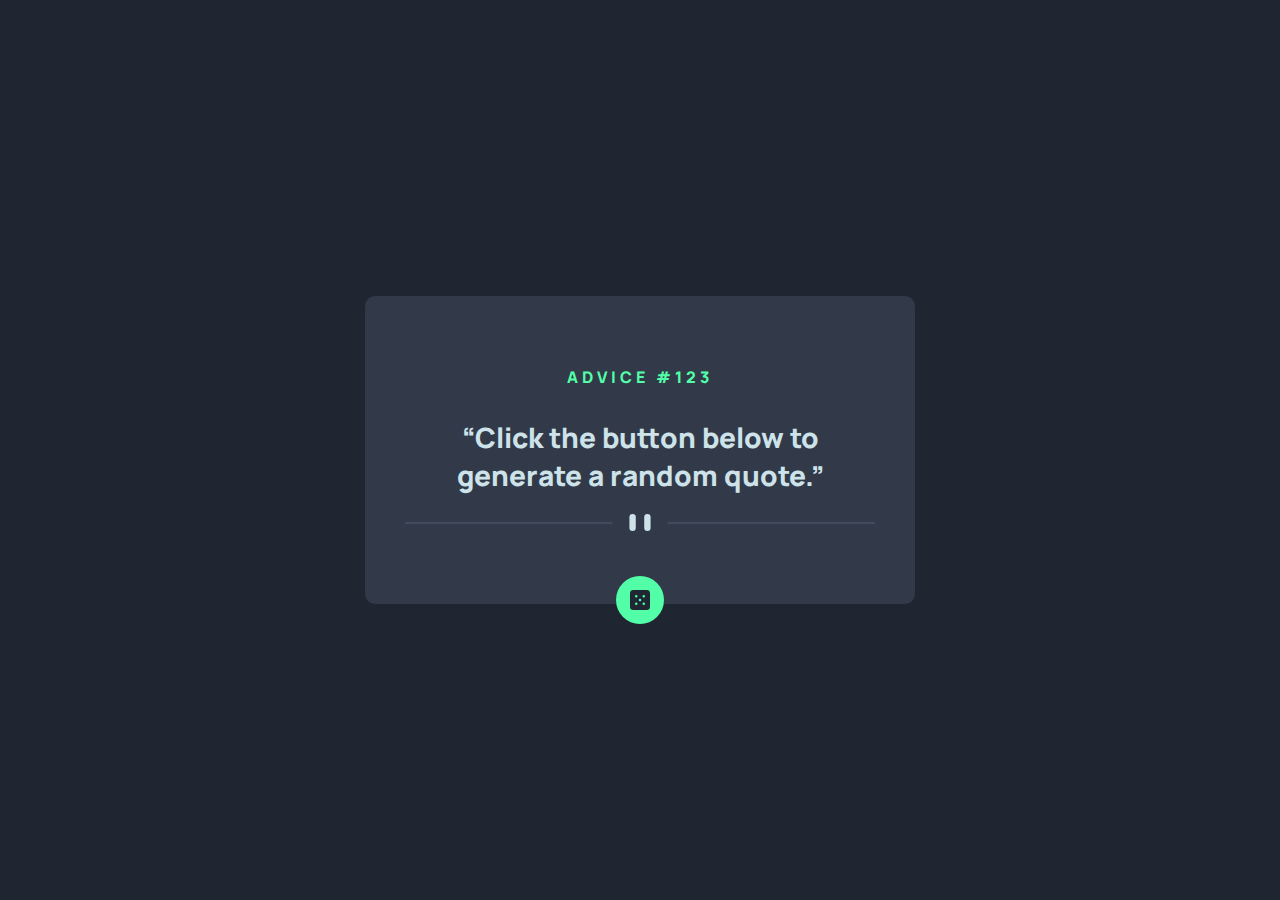
<file: advice-generator-api/index.html>
<!DOCTYPE html>
<html lang="pt-br">
  <head>
    <meta charset="UTF-8" />
    <meta name="viewport" content="width=device-width, initial-scale=1.0" />
    <title>Advice Generator API</title>
    <link rel="stylesheet" href="css/main.css" />
    <link
      rel="shortcut icon"
      href="img/favicon-32x32.png"
      type="image/x-icon"
    />
  </head>
  <body>
    <main class="main-bg">
      <div class="advice-content">
        <span id="advice-id">advice #123</span>
        <h1 id="advice-quote">
          “Click the button below to generate a random quote.”
        </h1>
        <img class="pattern-image" src="img/pattern-divider-desktop.svg" alt="pattern">
        <button id="btn" onclick="randomQuote()">
          <img src="img/icon-dice.svg" alt="dice button" />
        </button>
      </div>
    </main>
    <script src="js/app.js"></script>
  </body>
</html>
</file>
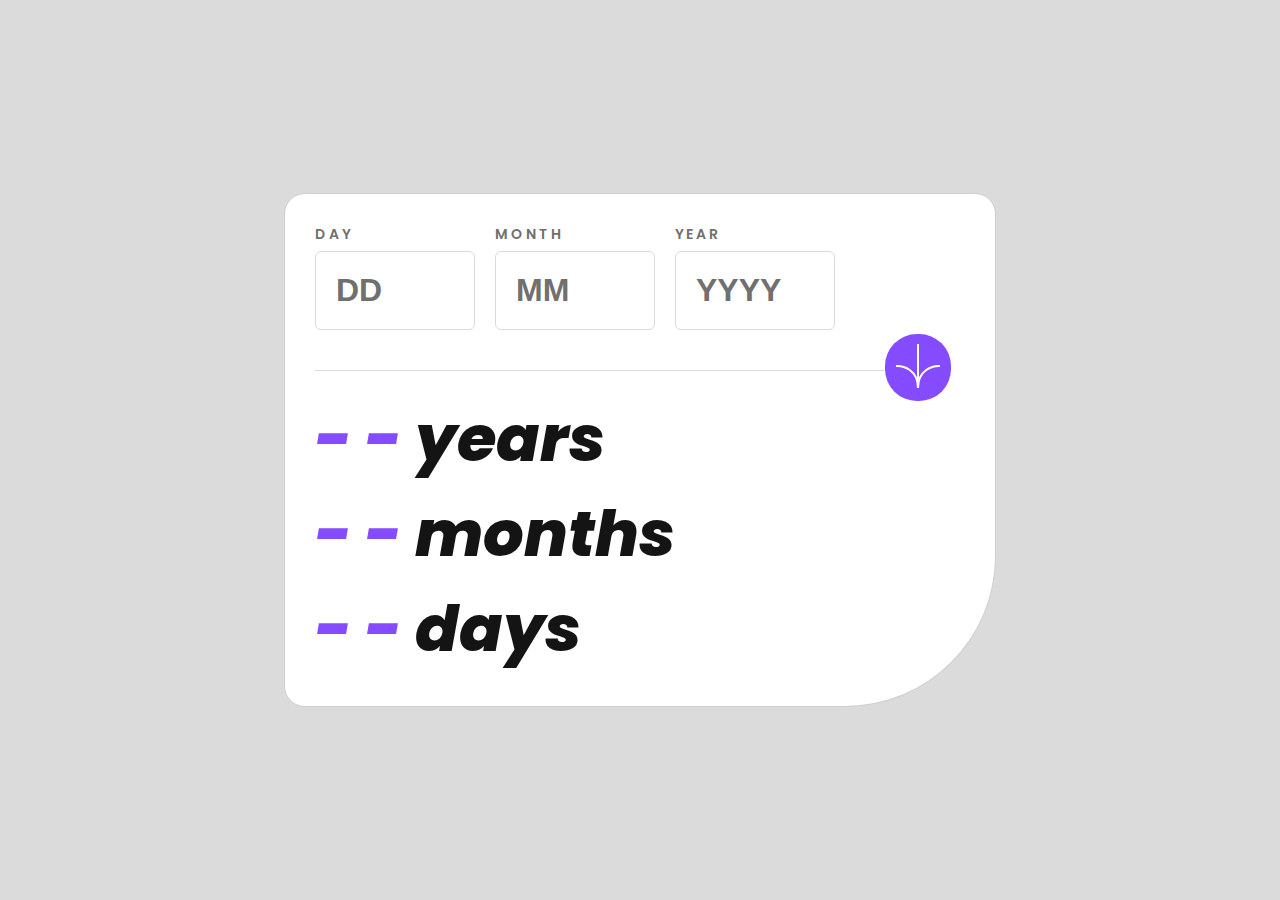
<file: age-calculator/index.html>
<!DOCTYPE html>
<html lang="en">
  <head>
    <meta charset="UTF-8" />
    <meta name="viewport" content="width=device-width, initial-scale=1.0" />
    <title>Age Calculator</title>
    <link rel="stylesheet" href="css/style.css" />
    <link
      rel="shortcut icon"
      href="img/favicon-32x32.png"
      type="image/x-icon"
    />
  </head>
  <body>
    <form class="main-content">
      <div class="input-content-box">
        <div class="input-age-content">
          <label for="day" class="label-days">day</label>
          <input type="number" placeholder="DD" class="input-days"/>
          <div class="error-days">Must be a valid day</div>
        </div>
        <div class="input-age-content">
          <label for="month" class="label-months">month</label>
          <input type="number" placeholder="MM" class="input-months"/>
          <div class="error-months">Must be a valid month</div>
        </div>
        <div class="input-age-content">
          <label for="year" class="label-years">year</label>
          <input type="number" placeholder="YYYY" class="input-years"/>
          <div class="error-years">Must be in the past</div>
        </div>
      </div>
      <button class="btn" type="submit">
        <img
          src="img/icon-arrow.svg"
          alt="arrow icon button"
          class="btn-arrow-image"
        />
      </button>
      <div class="results-content-box">
        <h1 class="years"><span class="years-element">- -</span> years</h1>
        <h1 class="months"><span class="months-element">- -</span> months</h1>
        <h1 class="days"><span class="days-element">- -</span> days</h1>
      </div>
    </form>
    <script src="js/app.js"></script>
  </body>
</html>
</file>
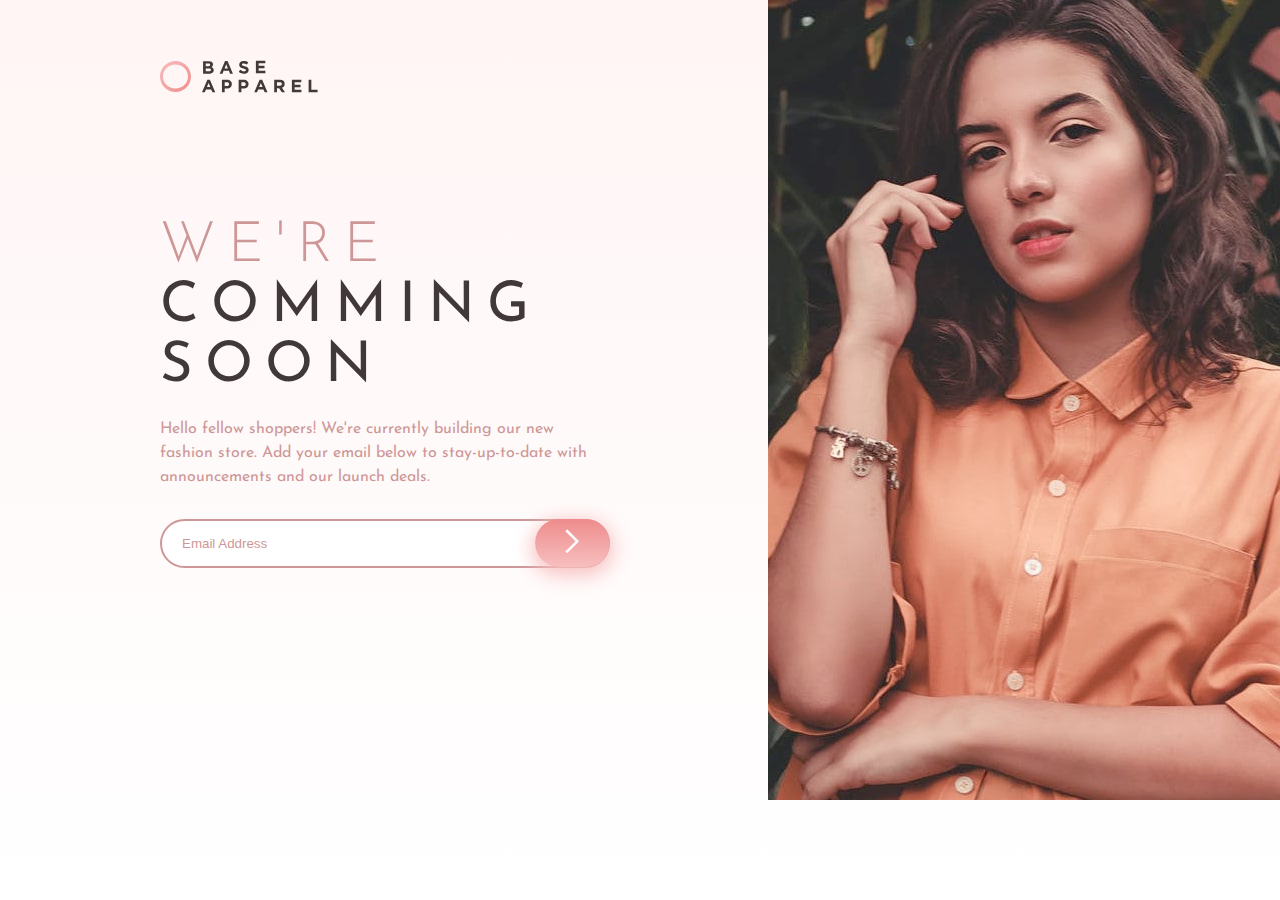
<file: base-apparel-input/index.html>
<!DOCTYPE html>
<html lang="en">
  <head>
    <meta charset="UTF-8" />
    <meta name="viewport" content="width=device-width, initial-scale=1.0" />
    <title>Base Apparel</title>
    <link rel="stylesheet" href="css/style.css" />
    <link
      rel="shortcut icon"
      href="img/favicon-32x32.png"
      type="image/x-icon"
    />
  </head>
  <body>
    <main class="main-content">
      <div class="text-content">
        <header>
          <img src="img/logo.svg" alt="logo" class="logo" />
        </header>
        <h1>
          <strong>we're </strong><br />
          comming <br />
          soon
        </h1>
        <p>
          Hello fellow shoppers! We're currently building our new fashion store.
          Add your email below to stay-up-to-date with announcements and our
          launch deals.
        </p>
        <form
          class="btn-box"
          name="form"
          id="form"
          onsubmit="return input(event)"
        >
          <input
            type="email"
            class="email-input"
            placeholder="Email Address"
            name="email"
            id="email"
          />
          <button class="btn" type="submit">
            <img
              src="img/icon-arrow.svg"
              alt="button arrow submit"
              class="btn-image"
            />
          </button>
          <div id="error-email"></div>
          <div id="success-email"></div>
          <img src="img/icon-error.svg" alt="" id="error-icon">
        </form>
      </div>
      <div class="hero-image">
        
      </div>
    </main>
    <script src="js/app.js"></script>
  </body>
</html>
</file>
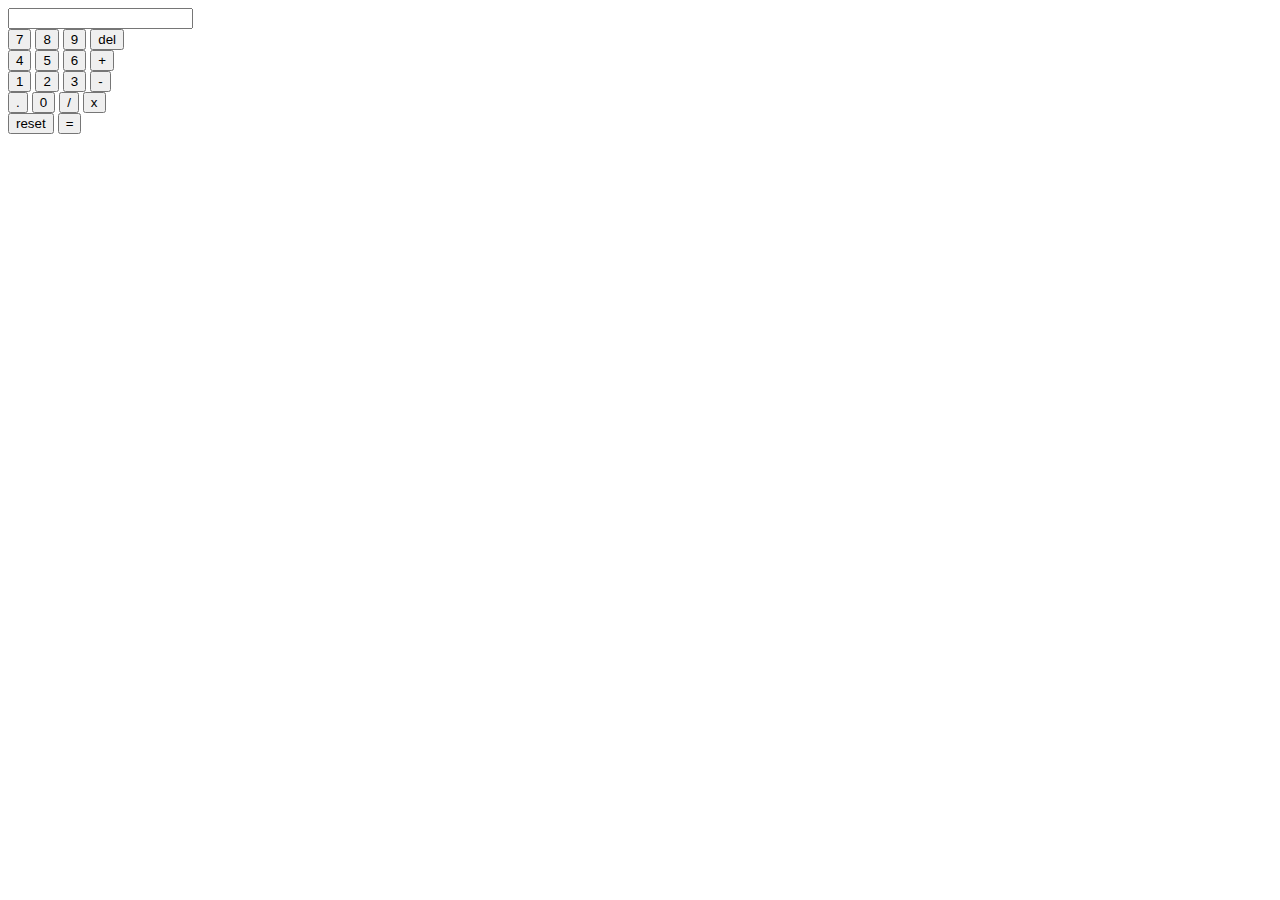
<file: calculator-app/index.html>
<!DOCTYPE html>
<html lang="en">
<head>
  <meta charset="UTF-8">
  <meta name="viewport" content="width=device-width, initial-scale=1.0">
  <title>Calculator app</title>
</head>
<body>
  
  <main>
    <form action="" data-attributes="form">
      <input type="text" data-attributes="result">
      <div>
        <button data-attributes="btns">7</button>
        <button data-attributes="btns">8</button>
        <button data-attributes="btns">9</button>
        <button data-attributes="delete">del</button>
        <br>
        <button data-attributes="btns">4</button>
        <button data-attributes="btns">5</button>
        <button data-attributes="btns">6</button>
        <button data-attributes="btns">+</button>
        <br>
        <button data-attributes="btns">1</button>
        <button data-attributes="btns">2</button>
        <button data-attributes="btns">3</button>
        <button data-attributes="btns">-</button>
        <br>
        <button data-attributes="btns">.</button>
        <button data-attributes="btns">0</button>
        <button data-attributes="btns">/</button>
        <button data-attributes="btns">x</button>
        <br>
        <button type="reset" data-attributes="reset">reset</button>
        <button type="button" data-attributes="submit">=</button>
      </div>
    </form>
  </main>

  <script src="js/app.js"></script>
</body>
</html>
</file>
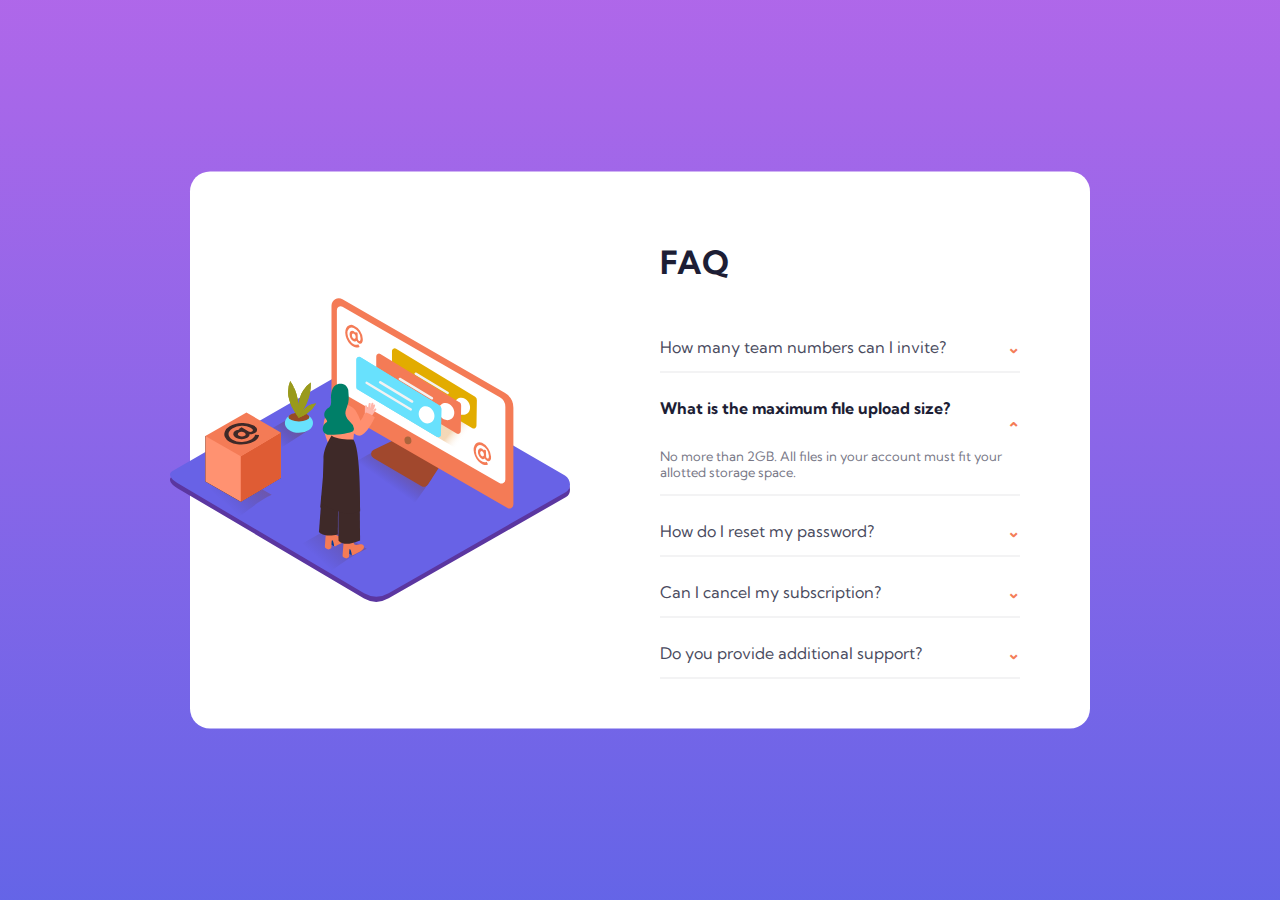
<file: card-accordion/index.html>
<!DOCTYPE html>
<html lang="en">
<head>
  <meta charset="UTF-8">
  <meta name="viewport" content="width=device-width, initial-scale=1.0">
  <title>Accordion FAQ</title>
  <link rel="stylesheet" href="css/style.css">
  <link rel="shortcut icon" href="img/favicon-32x32.png" type="image/x-icon">
</head>
<body>
  
  <main class="main-content">
      <img src="img/illustration-woman-online-mobile.svg" alt="woman illustration image" class="illustration-image">
    <div class="faq-content-box">
      <h1>faq</h1>
      <dl class="faq-accordion js-accordion">
        <dt>How many team numbers can I invite?</dt>
        <dd>
          No more than 2GB. All files in your account must fit your allotted storage space.
        </dd>
        <dt class="active">What is the maximum file upload size?</dt>
        <dd class="active">
          No more than 2GB. All files in your account must fit your allotted storage space.
        </dd>
        <dt>How do I reset my password?</dt>
        <dd>
          No more than 2GB. All files in your account must fit your allotted storage space.
        </dd>
        <dt>Can I cancel my subscription?</dt>
        <dd>
          No more than 2GB. All files in your account must fit your allotted storage space.
        </dd>
        <dt>Do you provide additional support?</dt>
        <dd>
          No more than 2GB. All files in your account must fit your allotted storage space.
        </dd>
      </dl>
    </div>
  </main>
  <script src="js/app.js"></script>
</body>
</html>
</file>
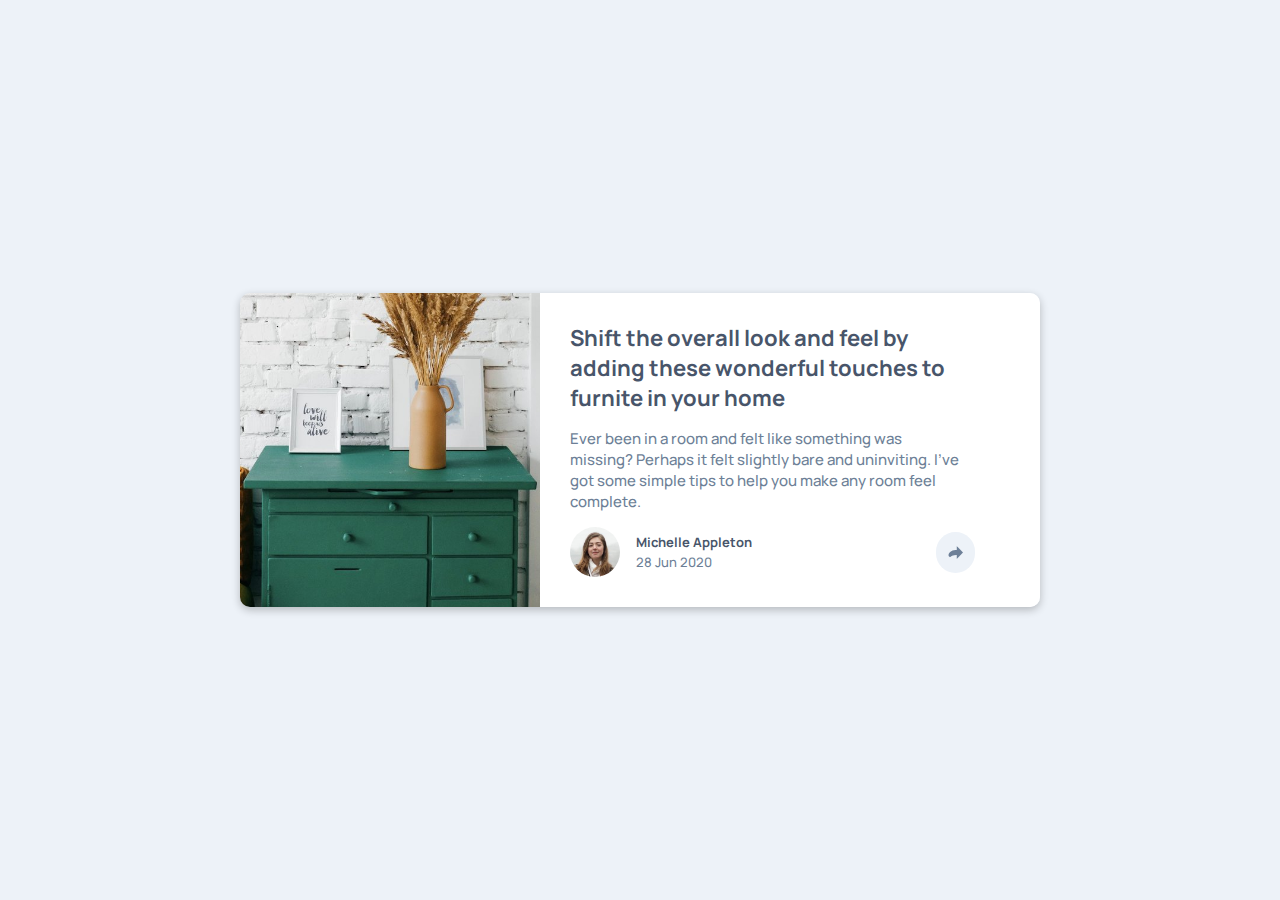
<file: component-article-preview/index.html>
<!DOCTYPE html>
<html lang="en">
  <head>
    <meta charset="UTF-8" />
    <meta name="viewport" content="width=device-width, initial-scale=1.0" />
    <title>Componente Preview</title>
    <link rel="stylesheet" href="css/style.css" />
    <link
      rel="shortcut icon"
      href="img/favicon-32x32.png"
      type="image/x-icon"
    />
    <link
      rel="stylesheet"
      href="https://cdn.jsdelivr.net/npm/bootstrap-icons@1.10.5/font/bootstrap-icons.css"
    />
  </head>
  <body>
    <main class="main-content">
      <img src="img/drawers.jpg" alt="drawers image" class="drawers-image" />
      <div class="main-content-text">
        <h1>
          Shift the overall look and feel by adding these wonderful touches to
          furnite in your home
        </h1>
        <p>
          Ever been in a room and felt like something was missing? Perhaps it
          felt slightly bare and uninviting. I've got some simple tips to help
          you make any room feel complete.
        </p>
        <div class="social-content">
          <img
            src="img/avatar-michelle.jpg"
            alt="michelle photo icon"
            class="photo-icon"
          />
          <h3>Michelle Appleton</h3>
          <div class="share-icon-box">
            <img
              src="img/icon-share.svg"
              alt="arrow share icon"
              class="share-icon"
            />
          </div>
        </div>
        <div class="share-icons-box-pop disabled">
          <div class="triangle"></div>
          <span>share</span>
          <div class="share-icons-pop">
            <a href="https://pt-br.facebook.com/" target="_blank"><i class="bi bi-facebook"></i></a>
            <a href="https://twitter.com/" target="_blank"><i class="bi bi-twitter"></i></a>
            <a href="https://br.pinterest.com/" target="_blank"><i class="bi bi-pinterest"></i></a>
          </div>
        </div>
      </div>
    </main>
    <script src="js/app.js"></script>
  </body>
</html>
</file>
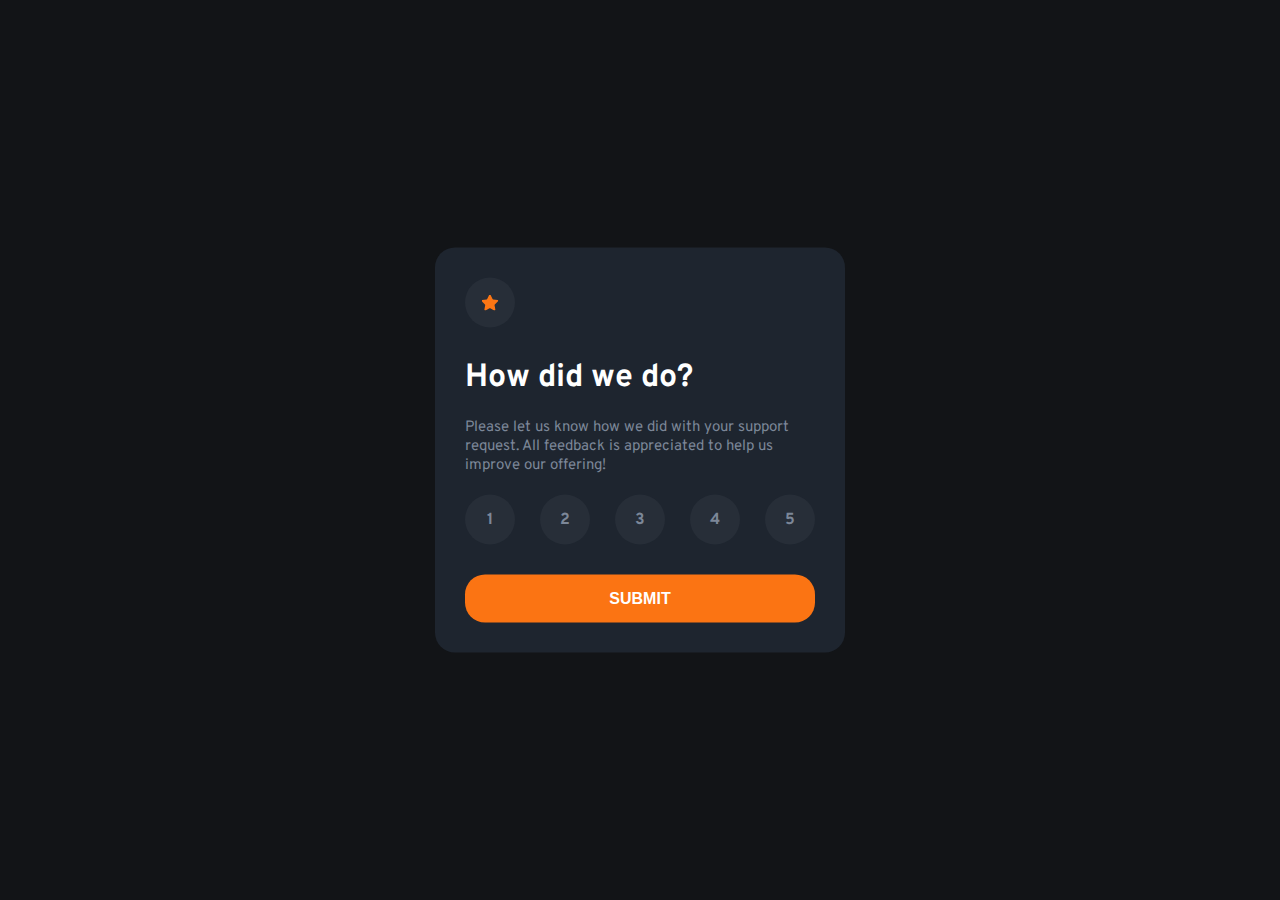
<file: component-interactive/index.html>
<!DOCTYPE html>
<html lang="pt-br">
  <head>
    <meta charset="UTF-8" />
    <meta name="viewport" content="width=device-width, initial-scale=1.0" />
    <title>Componente Interativo</title>
    <link rel="stylesheet" href="css/style.css" />
    <link
      rel="shortcut icon"
      href="img/favicon-32x32.png"
      type="image/x-icon"
    />
  </head>
  <body>
    <main class="main-content">
      <div class="main-text-content">
        <div class="image-bg">
          <img src="img/icon-star.svg" alt="orange star" class="image-star" />
        </div>
        <h1>How did we do?</h1>
        <p>
          Please let us know how we did with your support request. All feedback
          is appreciated to help us improve our offering!
        </p>
        <div class="circles-content-box">
          <div class="circles"><span>1</span></div>
          <div class="circles"><span>2</span></div>
          <div class="circles"><span>3</span></div>
          <div class="circles"><span>4</span></div>
          <div class="circles"><span>5</span></div>
        </div>
        <button class="btn">submit</button>
      </div>
    </main>

    <main class="main-content none">
      <div class="main-text-content">
        <img
          src="img/illustration-thank-you.svg"
          alt="thank you image"
          class="image-ty"
        />
        <span class="feedback-selected">You selected 1 out of 5</span>
        <h1 class="title-ty">Thank you!</h1>
        <p class="feedback-paragraph">
          We appreciate you talking the time to give a rating. If you never need
          more support, don't hesitate to get in touch!
        </p>
      </div>
    </main>
    <script src="js/app.js"></script>
  </body>
</html>
</file>
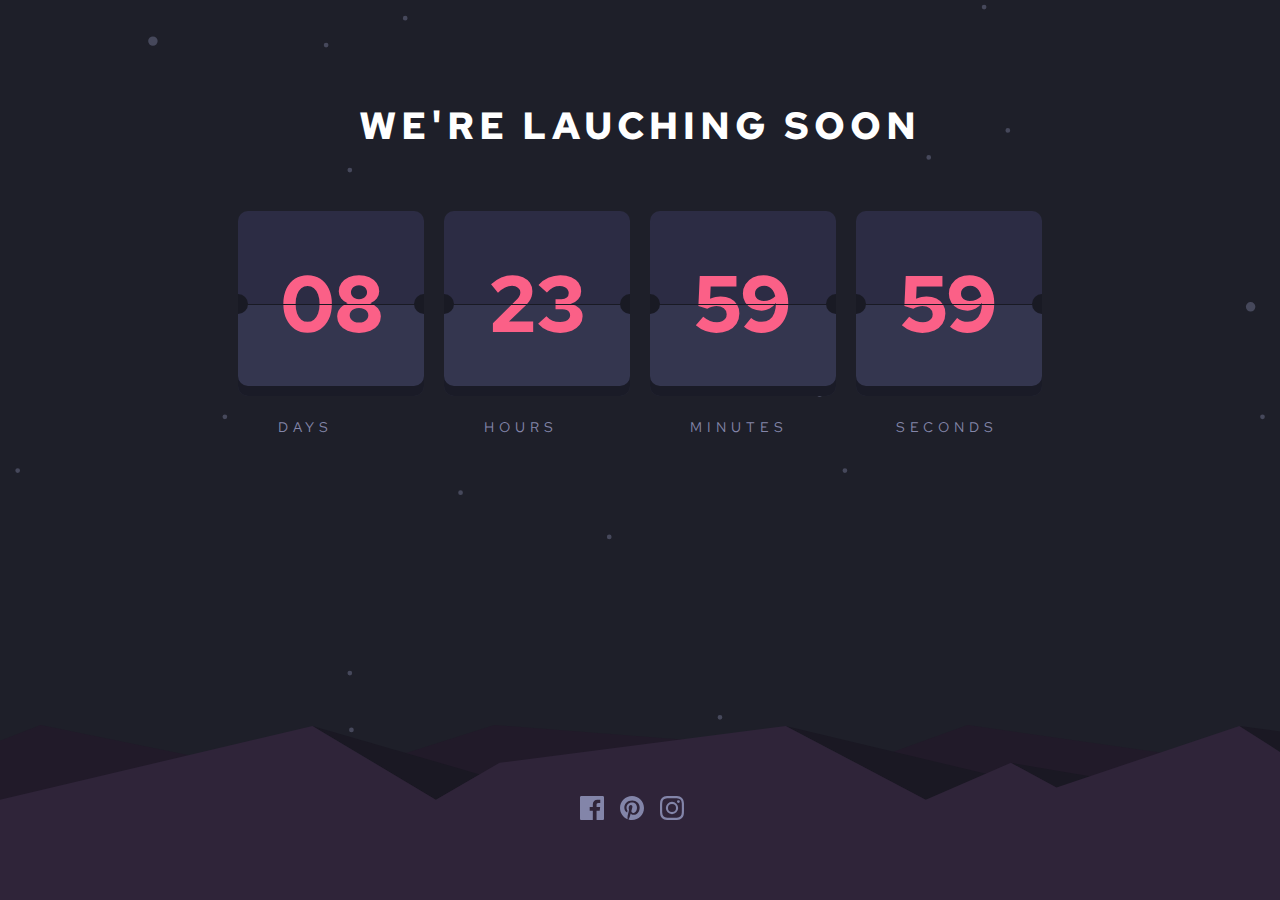
<file: countdown-timer/index.html>
<!DOCTYPE html>
<html lang="en">
  <head>
    <meta charset="UTF-8" />
    <meta name="viewport" content="width=device-width, initial-scale=1.0" />
    <title>Countdown Timer</title>
    <link rel="stylesheet" href="css/main.css" />
    <link
      rel="shortcut icon"
      href="images/favicon-32x32.png"
      type="image/x-icon"
    />
  </head>
  <body>
    <main class="main-bg">
      <h1>we're lauching soon</h1>
      <div class="coutdown-content">
        <div>
          <p class="days">08</p>
          <span>days</span>
        </div>
        <div>
          <p class="hours">08</p>
          <span>hours</span>
        </div>
        <div>
          <p class="minutes">08</p>
          <span>minutes</span>
        </div>
        <div>
          <p class="seconds">08</p>
          <span>seconds</span>
        </div>
      </div>
    </main>

    <footer class="footer-bg">
      <img src="images/pattern-hills.svg" alt="patterns" />
      <ul>
        <li>
          <a href="https://pt-br.facebook.com/" target="_blank"
            ><img src="images/icon-facebook.svg" alt="facebook icon"
          /></a>
        </li>
        <li>
          <a href="https://br.pinterest.com/" target="_blank"
            ><img src="images/icon-pinterest.svg" alt="pinterest icon"
          /></a>
        </li>
        <li>
          <a href="https://www.instagram.com/" target="_blank"
            ><img src="images/icon-instagram.svg" alt="instagram icon"
          /></a>
        </li>
      </ul>
    </footer>
    <script src="js/app.js"></script>
  </body>
</html>
</file>
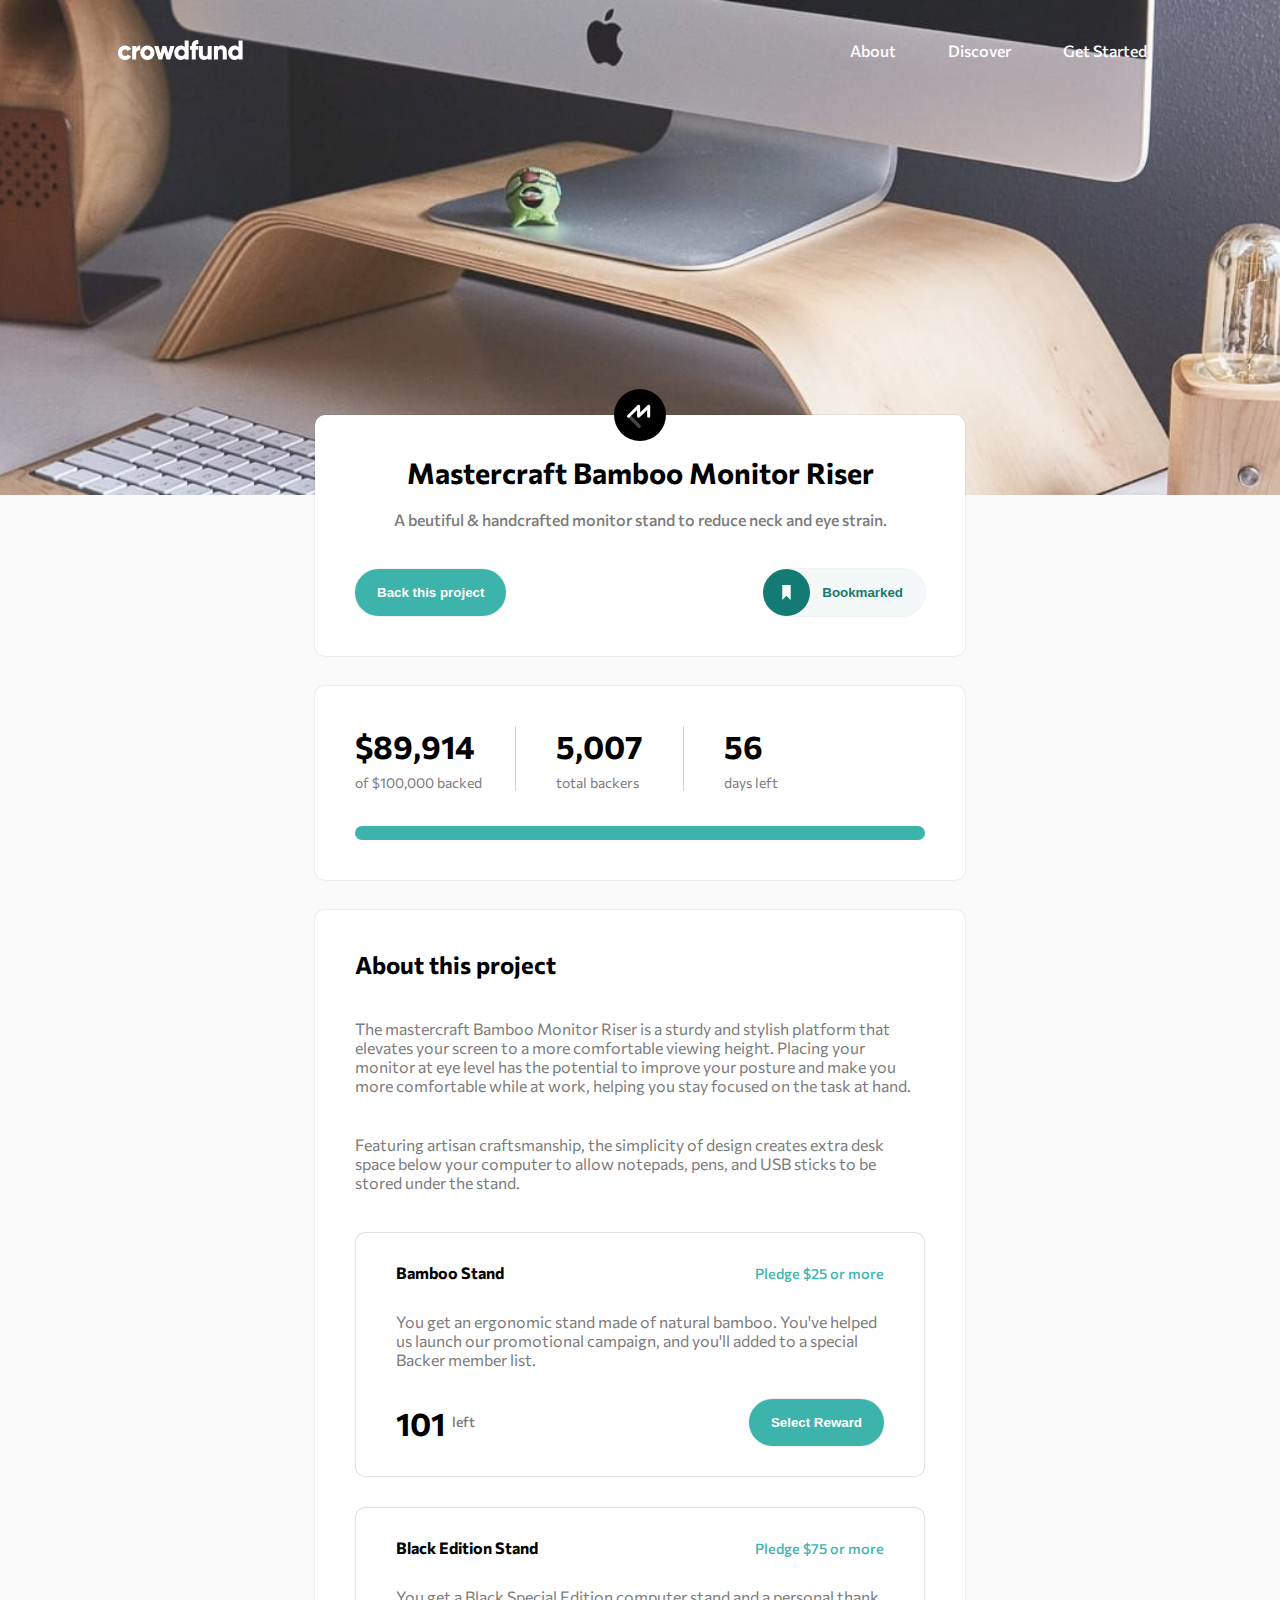
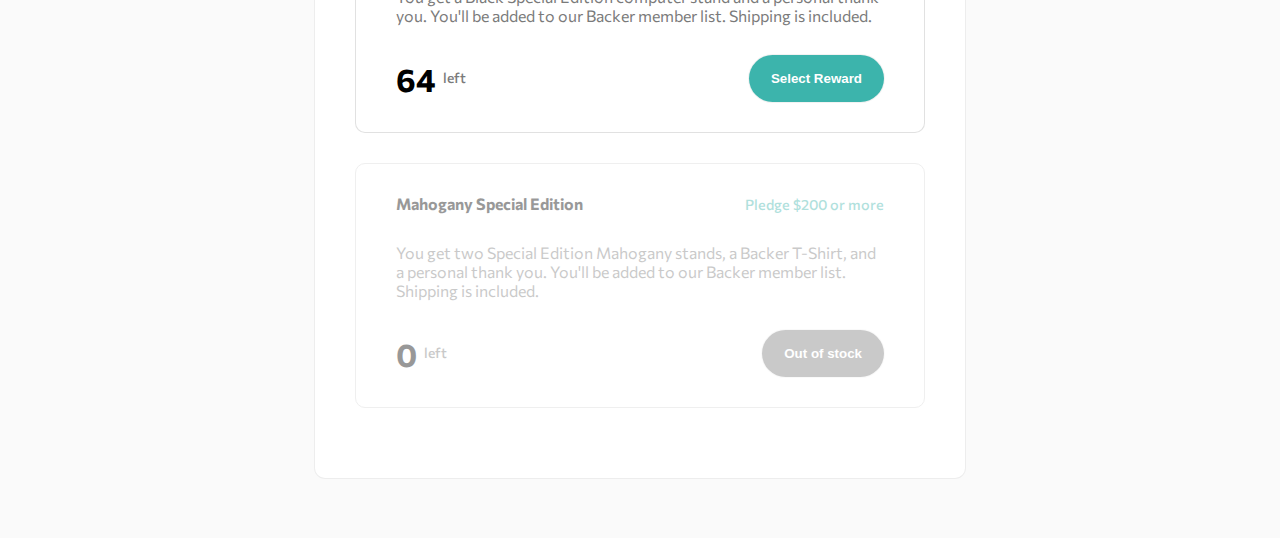
<file: crowfunding-product-page/index.html>
<!DOCTYPE html>
<html lang="en">
  <head>
    <meta charset="UTF-8" />
    <meta name="viewport" content="width=device-width, initial-scale=1.0" />
    <meta
      name="description"
      content="Front-end mentor challenge Crowdfunding product page developed by duardokingkong"
    />
    <title>Crowfund</title>
    <link
      rel="shortcut icon"
      href="images/favicon-32x32.png"
      type="image/x-icon"
    />
    <link rel="stylesheet" href="css/style.css" />
  </head>
  <body>
    <header class="header-bg" aria-label="header menu">
      <nav class="container nav-menu">
        <a
          href="#"
          class="logo-header"
          alt="Crowfund logo"
          aria-label="logo image"
        ></a>
        <ul>
          <li><a href="#">About</a></li>
          <li><a href="#">Discover</a></li>
          <li><a href="#">Get Started</a></li>
        </ul>
      </nav>
      <nav class="container nav-menu-mobile">
        <div class="menu-mobile-content">
          <a href="#" class="menu-mobile-logo" aria-label="logo image"></a>
          <button
            class="menu-hamburguer"
            data-attributes="button-menu-mobile"
            aria-label="menu hamburguer mobile"
          ></button>
        </div>
        <ul class="menu-mobile-list" data-attributes="menu-mobile">
          <li><a href="#">About</a></li>
          <li><a href="#">Discover</a></li>
          <li><a href="#">Get Started</a></li>
        </ul>
      </nav>
      <div
        class="menu-mobile-overlay"
        data-attributes="menu-mobile-overlay"
      ></div>
    </header>

    <main class="hero-bg" aria-label="main content">
      <div class="container">
        <div class="hero-content-intro">
          <h1>Mastercraft Bamboo Monitor Riser</h1>
          <p>
            A beutiful & handcrafted monitor stand to reduce neck and eye
            strain.
          </p>
          <nav class="hero-content-intro-nav">
            <button class="btn-project" data-attributes="button">
              Back this project
            </button>
            <button class="btn-bookmarked">Bookmarked</button>
            <button
              class="btn-bookmarked-mobile"
              aria-label="bookmarked button"
            ></button>
          </nav>
        </div>
        <div class="hero-content-price">
          <ul>
            <li><span>$89,914</span></li>
            <li><span>5,007</span></li>
            <li><span>56</span></li>
          </ul>
          <div class="progress">
            <div class="progress-animation"></div>
          </div>
        </div>
        <div class="hero-content-about">
          <h2>About this project</h2>
          <p>
            The mastercraft Bamboo Monitor Riser is a sturdy and stylish
            platform that elevates your screen to a more comfortable viewing
            height. Placing your monitor at eye level has the potential to
            improve your posture and make you more comfortable while at work,
            helping you stay focused on the task at hand.
          </p>
          <p>
            Featuring artisan craftsmanship, the simplicity of design creates
            extra desk space below your computer to allow notepads, pens, and
            USB sticks to be stored under the stand.
          </p>
          <div class="rewards-bg">
            <h3>Bamboo Stand</h3>
            <p>
              You get an ergonomic stand made of natural bamboo. You've helped
              us launch our promotional campaign, and you'll added to a special
              Backer member list.
            </p>
            <nav>
              <span>101</span>
              <button class="btn-reward" data-attributes="button">
                Select Reward
              </button>
            </nav>
          </div>
          <div class="rewards-bg">
            <h3>Black Edition Stand</h3>
            <p>
              You get a Black Special Edition computer stand and a personal
              thank you. You'll be added to our Backer member list. Shipping is
              included.
            </p>
            <nav>
              <span>64</span>
              <button class="btn-reward" data-attributes="button">
                Select Reward
              </button>
            </nav>
          </div>
          <div class="rewards-bg">
            <h3>Mahogany Special Edition</h3>
            <p>
              You get two Special Edition Mahogany stands, a Backer T-Shirt, and
              a personal thank you. You'll be added to our Backer member list.
              Shipping is included.
            </p>
            <nav>
              <span>0</span>
              <button class="btn-reward">Out of stock</button>
            </nav>
          </div>
        </div>
      </div>
    </main>

    <div class="modal-overlay" data-attributes="modal-overlay"></div>
    <div class="modal" data-attributes="modal">
      <button class="btn-close-modal"></button>
      <h2>Back this project</h2>
      <p>
        Want to support us in bringing Mastercraft Bamboo Monitor Riser out in
        the world?
      </p>
      <div class="modal-content">
        <div class="modal-options">
          <div class="input-container">
            <input
              type="radio"
              name="reward"
              id="noReward"
              data-attributes="radio"
            />
            <label for="noReward" data-attributes="label"
              >Pledge with no reward</label
            >
          </div>
          <p>
            Choose to support us without a reward if you simply believe in our
            project. As a backer, you will be signed up to receive product
            updates via email.
          </p>
        </div>
        <div class="faq-content" data-attributes="faq">
          <p>Enter your pledge</p>
          <div>
            <div class="faq-content-price">
              <input type="number" value="0" />
              <button data-attributes="btn-continue">Continue</button>
            </div>
          </div>
        </div>
      </div>
      <div class="modal-content">
        <div class="modal-options">
          <div class="input-container">
            <input
              type="radio"
              name="reward"
              id="BambooStand"
              data-attributes="radio"
            />
            <label for="BambooStand" data-attributes="label"
              >Bamboo Stand</label
            >
          </div>
          <p>
            You get an ergonomic stand made of natural bamboo. You've helped us
            launch our promotional campaign, and you'll be added to a special
            Backer member list.
          </p>
        </div>
        <div class="faq-content" data-attributes="faq">
          <p>Enter your pledge</p>
          <div>
            <div class="faq-content-price">
              <input type="number" value="25" />
              <button data-attributes="btn-continue">Continue</button>
            </div>
          </div>
        </div>
      </div>
      <div class="modal-content">
        <div class="modal-options">
          <div class="input-container">
            <input
              type="radio"
              name="reward"
              id="BlackStand"
              data-attributes="radio"
            />
            <label for="BlackStand" data-attributes="label"
              >Black Edition Stand</label
            >
          </div>
          <p>
            You get a Black Special Edition computer stand a personal thank you.
            You'll be added to our Backer member list. Shipping is included.
          </p>
        </div>
        <div class="faq-content" data-attributes="faq">
          <p>Enter your pledge</p>
          <div>
            <div class="faq-content-price">
              <input type="number" value="75" />
              <button data-attributes="btn-continue">Continue</button>
            </div>
          </div>
        </div>
      </div>
      <div class="modal-content">
        <div class="modal-options">
          <div class="input-container">
            <input type="radio" name="reward" id="mahogany" />
            <label for="mahogany">Mahogany Special Edition</label>
          </div>
          <p>
            Choose to support us without a reward if you simply believe in our
            project. As a backer, you will be signed up to receive product
            updates via email.
          </p>
        </div>
      </div>
    </div>

    <div class="modal-sucess" data-attributes="modal-sucess">
      <img
        src="images/icon-check.svg"
        alt="sucess icon"
        aria-label="sucess message"
      />
      <h2>Thanks for your support!</h2>
      <p>
        Your pledge brings us one step closer to sharing Mastercraft Bamboo
        Monitor Riser worldwide. You will get an email once our campaign is
        completed.
      </p>
      <button class="btn-sucess" data-attributes="btn-got-it">Got it!</button>
    </div>

    <script src="js/app.js"></script>
  </body>
</html>
</file>
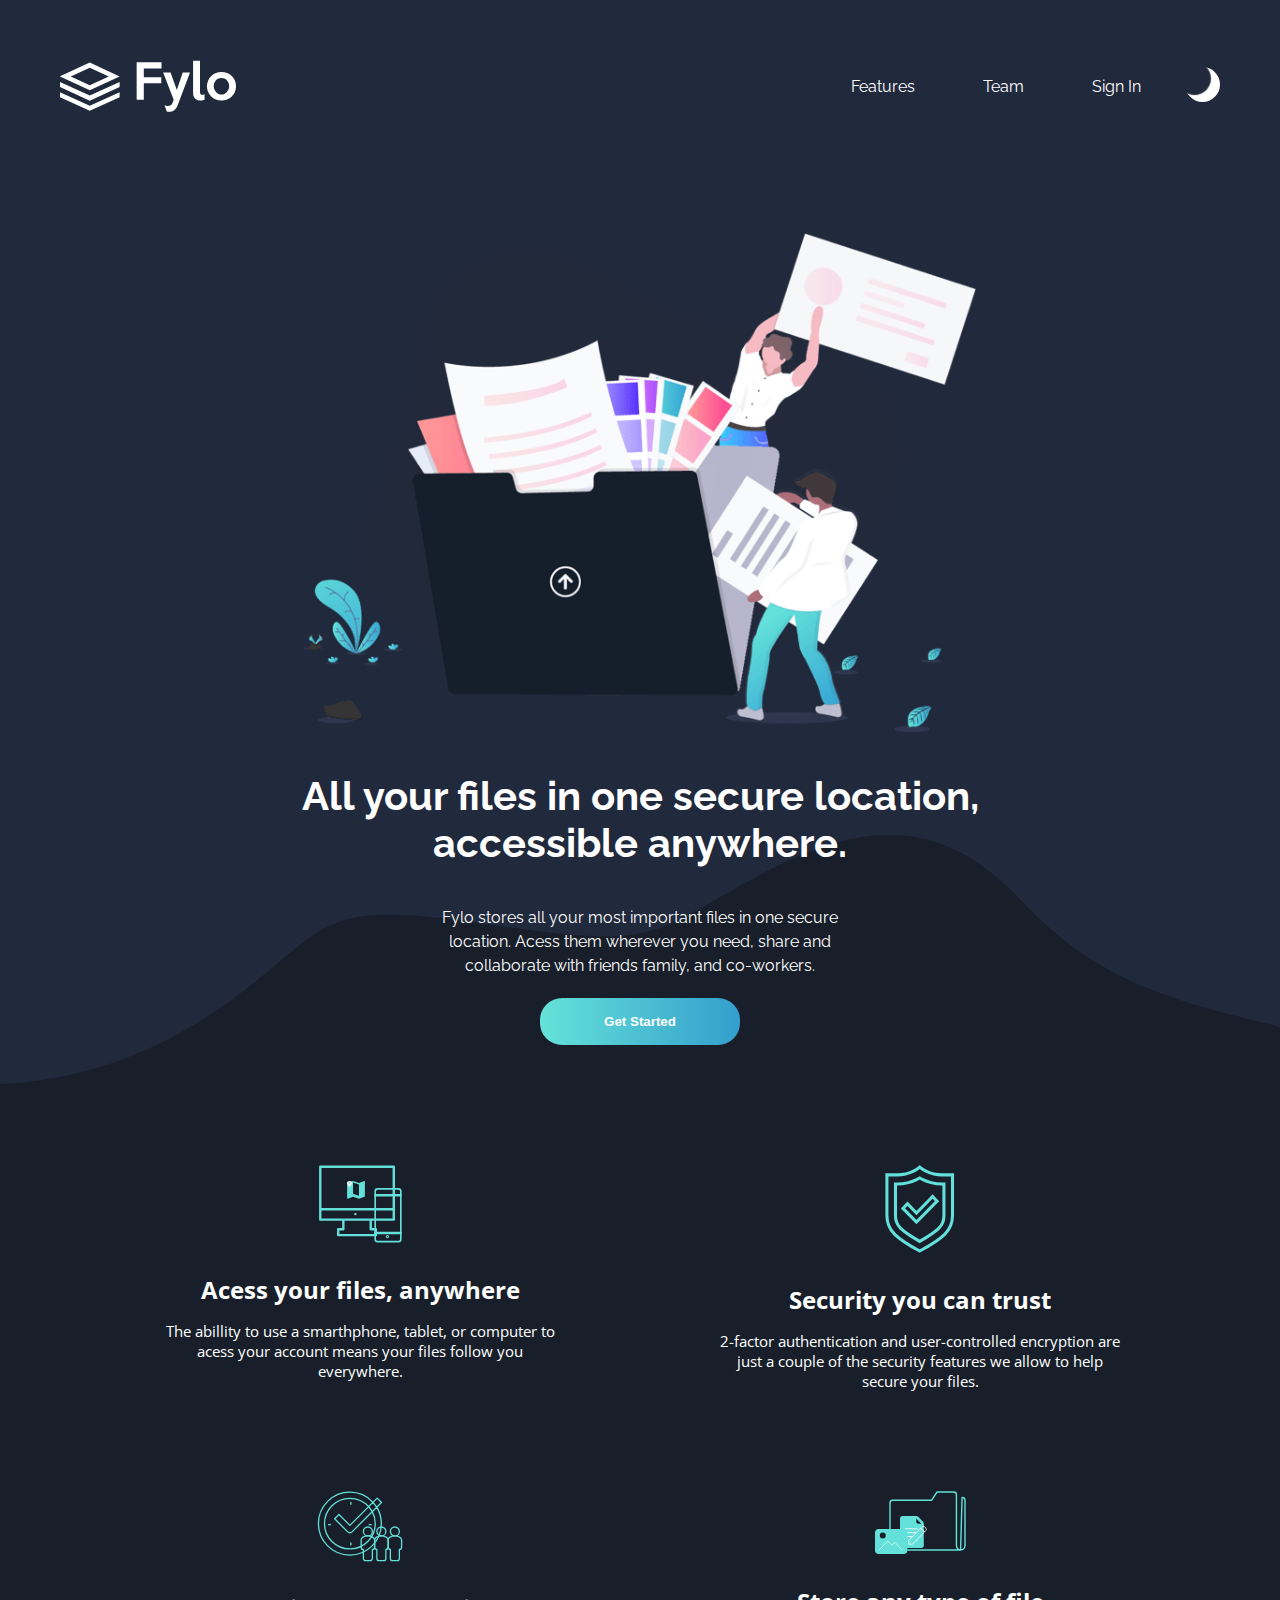
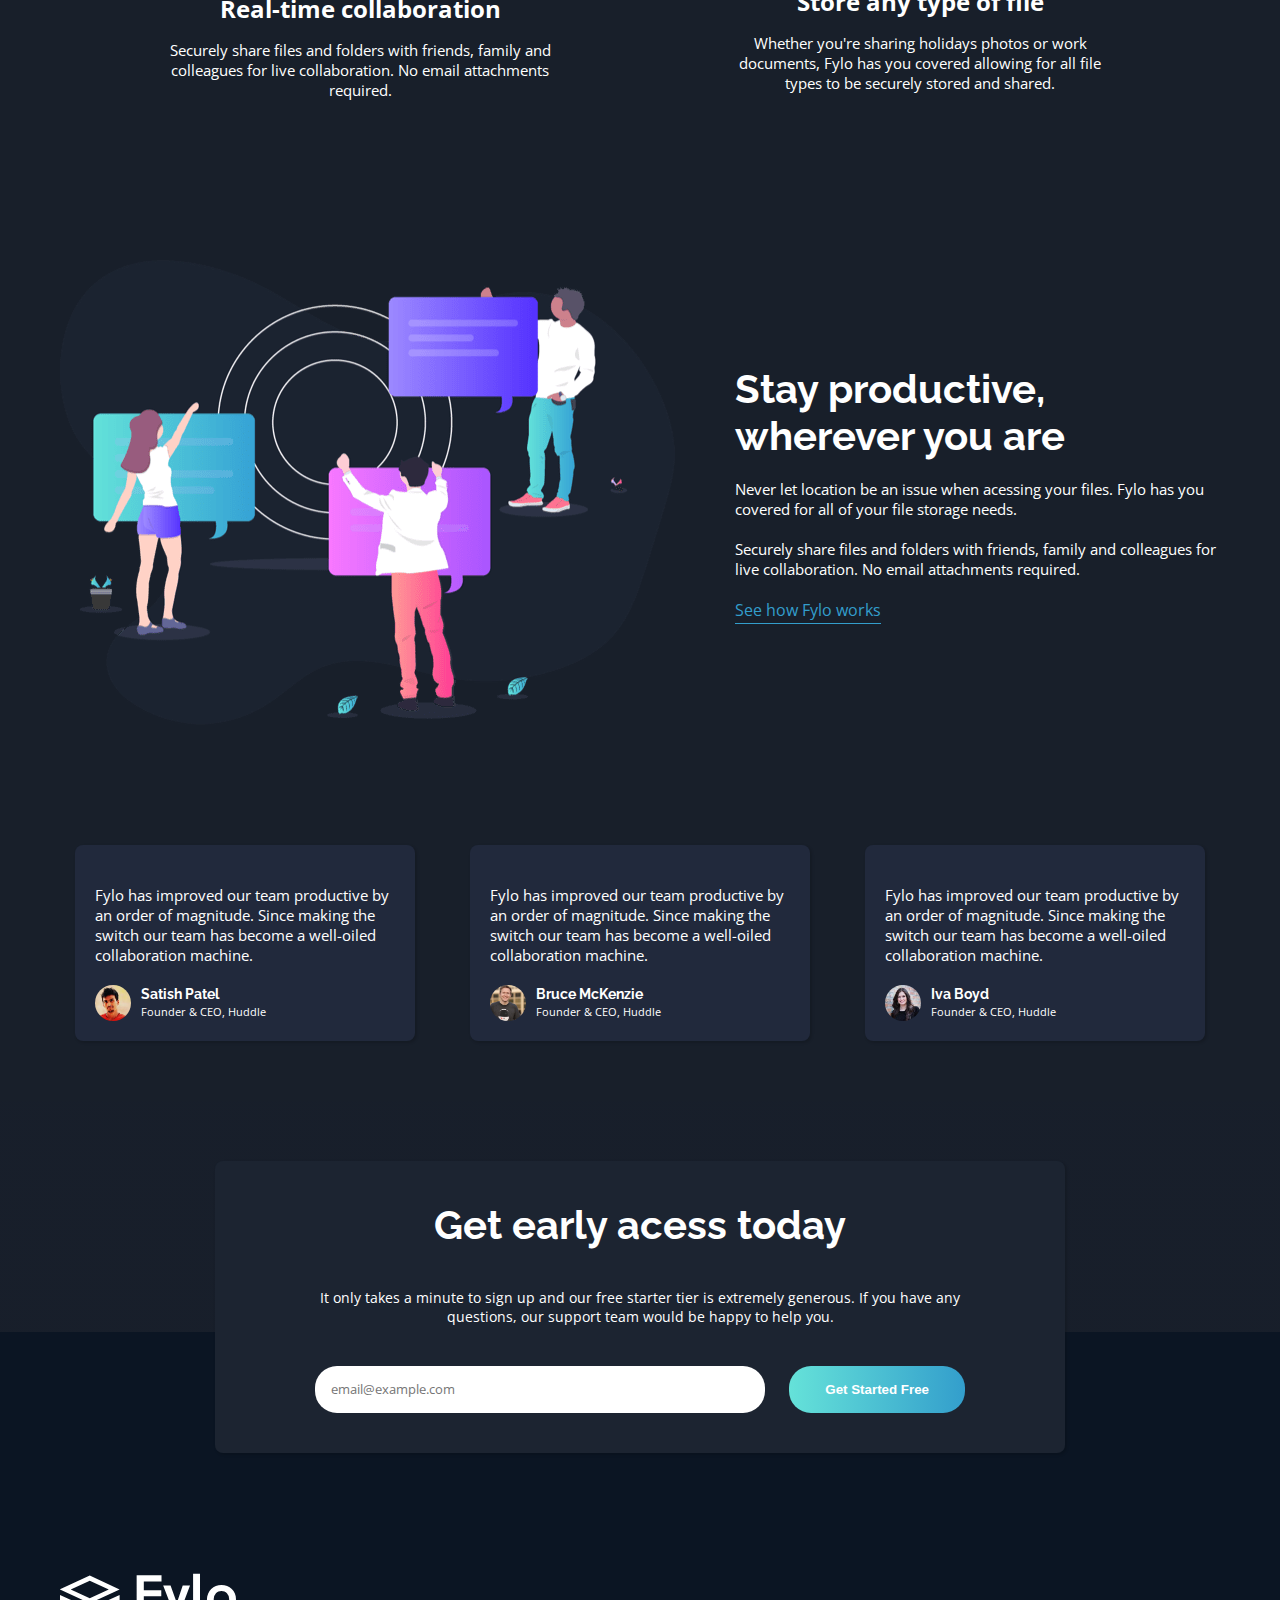
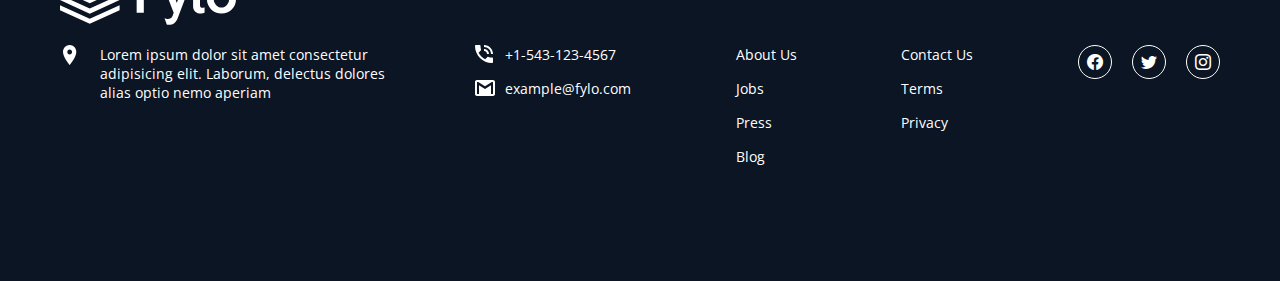
<file: fylo-landing-page/index.html>
<!DOCTYPE html>
<html lang="en">
  <head>
    <meta charset="UTF-8" />
    <meta name="viewport" content="width=device-width, initial-scale=1.0" />
    <meta
      name="description"
      content="Fylo dark landing-page front-end mentor challenge, developed by duardokinkong"
    />
    <title>Fylo</title>
    <link rel="stylesheet" href="css/style.css" />
    <link
      rel="shortcut icon"
      href="images/favicon-32x32.png"
      type="image/x-icon"
    />
    <link
      rel="stylesheet"
      href="https://cdn.jsdelivr.net/npm/bootstrap-icons@1.10.5/font/bootstrap-icons.css"
    />
  </head>
  <body>
    <header class="header-bg" aria-label="menu navigation">
      <nav class="container nav-menu">
        <a href="#" class="logo" aria-label="fylo logo image"> </a>
        <ul>
          <li><a href="#features">Features</a></li>
          <li><a href="#team">Team</a></li>
          <li>
            <a href="#" data-attributes="sign-in-button" id="btn-sign-in"
              >Sign In</a
            >
          </li>
          <li>
            <button id="btn-theme" aria-label="button toggle themes dark/light">
              <input type="checkbox" id="theme-toggle" />
              <label
                for="theme-toggle"
                data-attributes="btn-toggle-theme"
              ></label>
            </button>
          </li>
        </ul>
      </nav>
    </header>

    <main class="hero-bg" aria-label="main content">
      <div class="container">
        <img
          src="images/illustration-intro.png"
          alt="files illustration image"
          class="hero-image"
          width="1117px"
          height="500px"
          min-width="320"
        />
        <h1>All your files in one secure location, accessible anywhere.</h1>
        <p>
          Fylo stores all your most important files in one secure location.
          Acess them wherever you need, share and collaborate with friends
          family, and co-workers.
        </p>
        <button class="btn-get-started">Get Started</button>
      </div>
      <div class="overlay-pattern"></div>
    </main>

    <section
      class="benefits-bg"
      id="features"
      data-attributes="scroll"
      aria-label="section benefits"
    >
      <div class="container">
        <div class="benefits-content-box">
          <div class="benefits-content">
            <img
              src="images/icon-access-anywhere.svg"
              alt="acess anywhere place"
              class="vert-move"
              width="83px"
              height="78px"
            />
            <h2>Acess your files, anywhere</h2>
            <p>
              The abillity to use a smarthphone, tablet, or computer to acess
              your account means your files follow you everywhere.
            </p>
          </div>
          <div class="benefits-content">
            <img
              src="images/icon-security.svg"
              alt="security"
              class="vert-move"
              width="70px"
              height="88px"
            />
            <h2>Security you can trust</h2>
            <p>
              2-factor authentication and user-controlled encryption are just a
              couple of the security features we allow to help secure your
              files.
            </p>
          </div>
          <div class="benefits-content">
            <img
              src="images/icon-collaboration.svg"
              alt="real time collaboration"
              class="vert-move"
              width="86px"
              height="71px"
            />
            <h2>Real-time collaboration</h2>
            <p>
              Securely share files and folders with friends, family and
              colleagues for live collaboration. No email attachments required.
            </p>
          </div>
          <div class="benefits-content">
            <img
              src="images/icon-any-file.svg"
              alt="acess anywhere place"
              class="vert-move"
              width="91px"
              height="64px"
            />
            <h2>Store any type of file</h2>
            <p>
              Whether you're sharing holidays photos or work documents, Fylo has
              you covered allowing for all file types to be securely stored and
              shared.
            </p>
          </div>
        </div>
      </div>
    </section>

    <section
      class="productive-bg"
      id="team"
      data-attributes="scroll"
      aria-label="section productive"
    >
      <div class="container">
        <div class="productive-content-box">
          <img
            src="images/illustration-stay-productive.png"
            alt="productive team"
            width="615px"
            height="465px"
          />
          <div class="productive-content-text">
            <h2>Stay productive, wherever you are</h2>
            <p>
              Never let location be an issue when acessing your files. Fylo has
              you covered for all of your file storage needs.
            </p>
            <p>
              Securely share files and folders with friends, family and
              colleagues for live collaboration. No email attachments required.
            </p>
            <a href="#" class="btn-productive">See how Fylo works</a>
          </div>
        </div>
      </div>
    </section>

    <section
      class="testimonials-bg"
      data-attributes="scroll"
      aria-label="testimonials"
    >
      <div class="container">
        <div class="testimonials-content-box">
          <div class="testimonials-content">
            <p>
              Fylo has improved our team productive by an order of magnitude.
              Since making the switch our team has become a well-oiled
              collaboration machine.
            </p>
            <div class="person-content-box">
              <img
                src="images/profile-1.jpg"
                alt="Saith Patel"
                width="36px"
                height="36px"
              />
              <div class="person-content-text">
                <h3>Satish Patel</h3>
                <span>Founder & CEO, Huddle</span>
              </div>
            </div>
          </div>
          <div class="testimonials-content">
            <p>
              Fylo has improved our team productive by an order of magnitude.
              Since making the switch our team has become a well-oiled
              collaboration machine.
            </p>
            <div class="person-content-box">
              <img
                src="images/profile-2.jpg"
                alt="Saith Patel"
                width="36px"
                height="36px"
              />
              <div class="person-content-text">
                <h3>Bruce McKenzie</h3>
                <span>Founder & CEO, Huddle</span>
              </div>
            </div>
          </div>
          <div class="testimonials-content">
            <p>
              Fylo has improved our team productive by an order of magnitude.
              Since making the switch our team has become a well-oiled
              collaboration machine.
            </p>
            <div class="person-content-box">
              <img
                src="images/profile-3.jpg"
                alt="Saith Patel"
                width="36px"
                height="36px"
              />
              <div class="person-content-text">
                <h3>Iva Boyd</h3>
                <span>Founder & CEO, Huddle</span>
              </div>
            </div>
          </div>
        </div>
      </div>
    </section>

    <aside class="acess-bg" data-attributes="scroll" aria-label="acess">
      <div class="container">
        <form action="" aria-label="acess form" class="form">
          <h2>Get early acess today</h2>
          <p>
            It only takes a minute to sign up and our free starter tier is
            extremely generous. If you have any questions, our support team
            would be happy to help you.
          </p>
          <fieldset class="email-content">
            <input
              type="email"
              name="email"
              aria-label="email field"
              placeholder="email@example.com"
            />
            <button class="btn-form" type="submit">Get Started Free</button>
          </fieldset>
        </form>
      </div>
    </aside>

    <footer class="footer-bg" data-attributes="scroll" aria-label="footer">
      <div class="container">
        <a href="#" class="logo" aria-label="fylo logo image"> </a>
        <div class="footer-content-box">
          <div class="footer-content">
            <div class="footer-text">
              <figure class="location-icon"></figure>
              <p>
                Lorem ipsum dolor sit amet consectetur adipisicing elit.
                Laborum, delectus dolores alias optio nemo aperiam
              </p>
            </div>
          </div>
          <div class="footer-content">
            <ul class="contact-list">
              <li>
                <a href="tel:+1-543-123-4567" class="phone-link"
                  >+1-543-123-4567</a
                >
              </li>
              <li>
                <a href="mailto: example@fylo.com" class="email-link"
                  >example@fylo.com</a
                >
              </li>
            </ul>
          </div>
          <div class="footer-content">
            <ul>
              <li>
                <a href="#">About Us</a>
              </li>
              <li>
                <a href="#">Jobs</a>
              </li>
              <li>
                <a href="#">Press</a>
              </li>
              <li>
                <a href="#">Blog</a>
              </li>
            </ul>
          </div>
          <div class="footer-content">
            <ul>
              <li>
                <a href="#">Contact Us</a>
              </li>
              <li>
                <a href="#">Terms</a>
              </li>
              <li>
                <a href="#">Privacy</a>
              </li>
            </ul>
          </div>
          <div class="footer-content">
            <ul class="social-icons">
              <li>
                <i class="bi bi-facebook"> </i>
              </li>
              <li>
                <i class="bi bi-twitter"></i>
              </li>
              <li>
                <i class="bi bi-instagram"></i>
              </li>
            </ul>
          </div>
        </div>
      </div>
    </footer>

    <div class="modal-overlay" data-attributes="overlay"></div>
    <div class="modal" data-attributes="modal">
      <div class="modal-text">
        <h2>All your files in one secure location, accessible anywhere.</h2>
        <img
          src="images/image-modal.svg"
          alt="image"
          width="300px"
          height="288px"
        />
      </div>
      <form class="modal-sign-in-up" data-attributes="form">
        <input
          type="radio"
          name="login"
          value="SignIn"
          id="sign-in"
          checked
          aria-labelledby="sign-in-label"
          aria-describedby="sign-in option"
        />
        <label for="sign-in" id="sign-in">Sign In</label>
        <span class="or-span">or</span>
        <input
          type="radio"
          name="login"
          value="SignUp"
          id="sign-up"
          aria-label="input option to sign-up"
          aria-labelledby="sign-up-label"
          aria-describedby="sign-up option"
        />
        <label for="sign-up" id="sign-up">Sign Up</label>
        <div class="modal-form" id="login-content-sign-up">
          <label for="name">Full name</label>
          <input
            type="text"
            name="name"
            id="name"
            placeholder="Enter your full name"
            aria-label="full name field"
          />
          <label for="password">password</label>
          <input
            type="password"
            name="password"
            id="password-sign-up"
            placeholder="********"
            aria-label="password field"
          />
          <label for="email">Email</label>
          <input
            type="email"
            name="email"
            id="email-sign-up"
            placeholder="Yor email goes here"
            aria-label="email field"
          />
          <fieldset class="checkbox">
            <input
              type="checkbox"
              value="check"
              name="terms"
              id="terms-sign-up"
              aria-label="terms field"
            />
            <label for="terms">
              I agree all attachments in
              <a href="#">terms of service</a>
            </label>
          </fieldset>
          <nav class="nav-form">
            <button class="btn-sign-up" aria-label="sign up button">
              Sign Up
            </button>
          </nav>
        </div>
        <div class="modal-form" id="login-content-sign-in">
          <label for="email">email</label>
          <input
            type="text"
            name="email"
            id="email-sign-in"
            placeholder="Enter your email goes here"
            aria-label="email field"
          />
          <label for="password">password</label>
          <input
            type="password"
            name="password"
            id="password-sign-in"
            placeholder="********"
            aria-label="password field"
          />
          <fieldset class="checkbox">
            <a
              href="#"
              class="forgot-password"
              aria-label="recovery password field"
              >Forgot password?</a
            >
          </fieldset>
          <button class="btn-sign-in" aria-label="sign-in button">
            Sign In
          </button>
          <nav class="login-buttons-box">
            <div class="buttons-login">
              <i class="bi bi-facebook"></i>
              <span class="facebook-text">login with facebook</span>
            </div>
            <div class="buttons-login">
              <i class="bi bi-github"></i>
              <span class="github-text">login with github</span>
            </div>
          </nav>
        </div>
      </form>
    </div>

    <button
      class="btn-scroll-top"
      name="button to top"
      data-attributes="button-top"
    >
      <i class="bi bi-arrow-up"></i>
    </button>

    <script src="js/app.js"></script>
  </body>
</html>
</file>
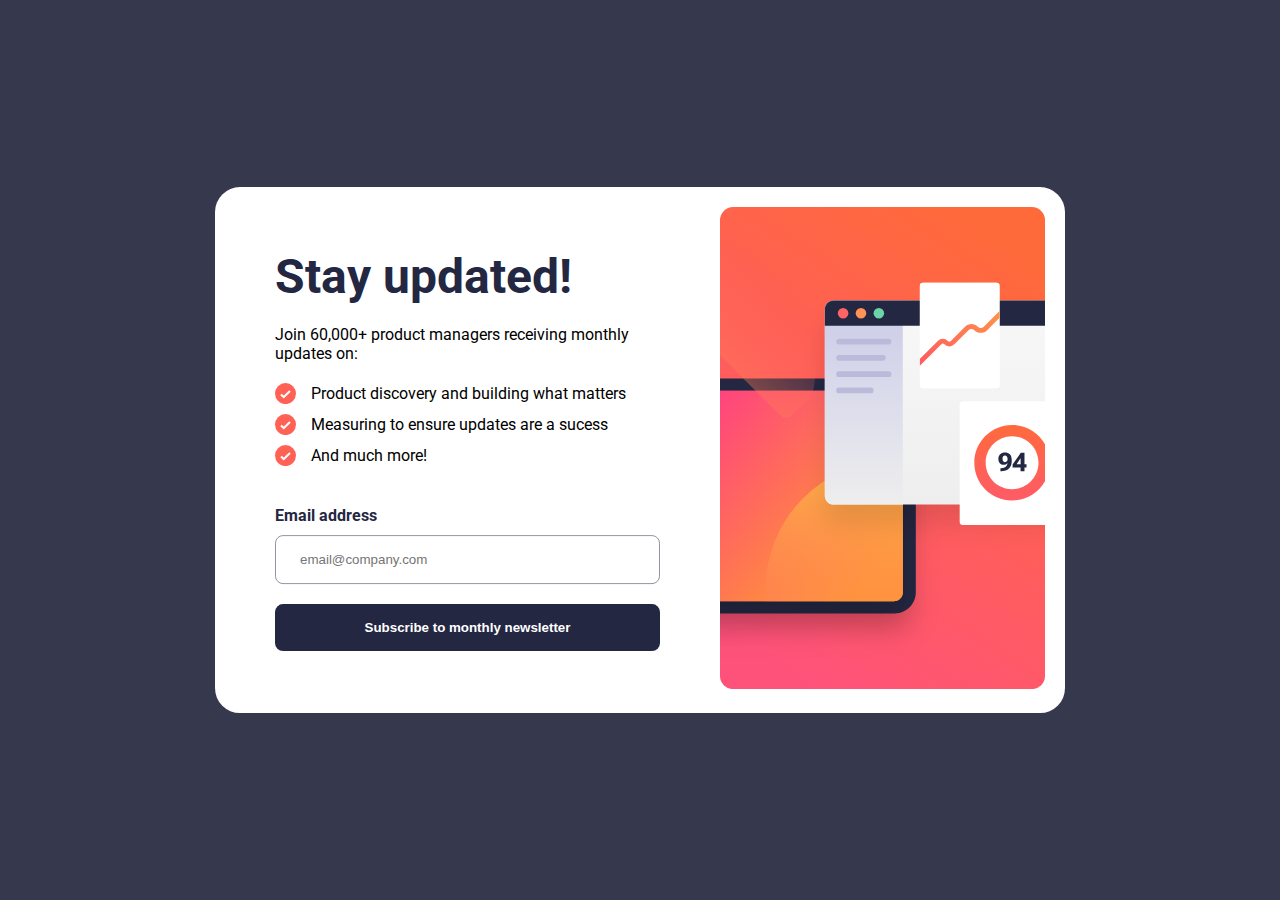
<file: newsletter-signup/index.html>
<!DOCTYPE html>
<html lang="en">
<head>
  <meta charset="UTF-8">
  <meta name="viewport" content="width=device-width, initial-scale=1.0">
  <title>Newsletter Sign-Up</title>
  <link rel="stylesheet" href="css/main.css">
  <link rel="shortcut icon" href="images/favicon-32x32.png" type="image/x-icon">
</head>
<body>
  
  <main class="main-bg">
    <div class="form-content">
      <div class="content">
        <h1>Stay updated!</h1>
        <p>Join 60,000+ product managers receiving monthly updates on:</p>
        <ul>
          <li>
            <img src="images/icon-list.svg" alt="sucess circle icon">
            Product discovery and building what matters
          </li>
          <li>
            <img src="images/icon-list.svg" alt="sucess circle icon">
            Measuring to ensure updates are a sucess
          </li>
          <li>
            <img src="images/icon-list.svg" alt="sucess circle icon">
            And much more!
          </li>
        </ul>
        <form action="">
          <label for="email">Email address</label>
          <div class="email-required">
            <input type="email" name="email" placeholder="email@company.com" class="" id="input-email">
            <span class="error-span">Valid email required</span>
          </div>
            <button type="submit" id="btn">Subscribe to monthly newsletter</button>
        </form>
      </div>
      <div class="image">
        <img src="images/illustration-sign-up-desktop.svg" alt="pattern">
      </div>
    </div>
    <div class="modal">
      <img src="images/icon-success.svg" alt="sucess sign-in icon">
      <h1>Thanks for subscribing!</h1>
      <p>A confirmation email has been sent to <span class="email-send">teste@teste.com</span>. Please open it and click the button inside to confirm your subscription.</p>
      <button id="btn-dismiss">Dismiss message</button>
    </div>
  </main>

  <script src="js/app.js"></script>
</body>
</html>
</file>
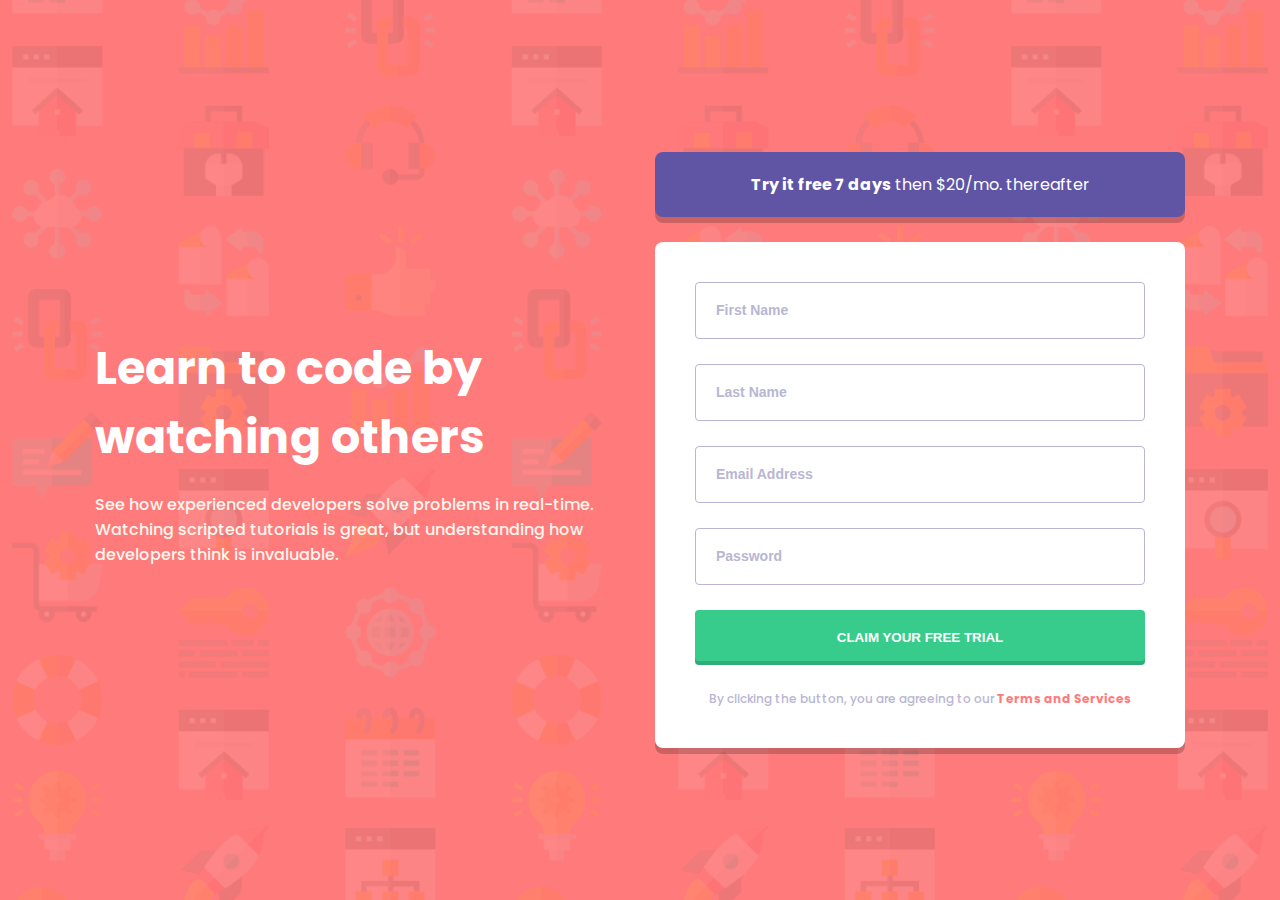
<file: signup-form/index.html>
<!DOCTYPE html>
<html lang="en">
  <head>
    <meta charset="UTF-8" />
    <meta name="viewport" content="width=device-width, initial-scale=1.0" />
    <title>Sign-up Form</title>
    <link rel="stylesheet" href="css/style.css" />
    <link
      rel="shortcut icon"
      href="img/favicon-32x32.png"
      type="image/x-icon"
    />
  </head>
  <body id="body">
    <main class="main-content">
      <div class="text-content">
        <h1>Learn to code by watching others</h1>
        <p>
          See how experienced developers solve problems in real-time. Watching
          scripted tutorials is great, but understanding how developers think is
          invaluable.
        </p>
      </div>
      <div class="form-content-box">
        <header class="offer-bg">
          <span
            ><strong>Try it free 7 days</strong> then $20/mo. thereafter</span
          >
        </header>
        <form action="" class="form-content">
          <div class="input-content-box">
            <label for="name"></label>
            <input
              type="text"
              name="name"
              placeholder="First Name"
              class="input-name"
            />
            <div class="errors-box">
              <div class="error-name"></div>
              <img
                src="img/icon-error.svg"
                alt="error icon"
                class="error-icon-name"
              />
            </div>
          </div>
          <div class="input-content-box">
            <label for="lastName"></label>
            <input
              type="text"
              name="lastName"
              placeholder="Last Name"
              class="input-lastName"
            />
            <div class="errors-box">
              <div class="error-lastName"></div>
              <img
                src="img/icon-error.svg"
                alt="error icon"
                class="error-icon-lastName"
              />
            </div>
          </div>
          <div class="input-content-box">
            <label for="email"></label>
            <input
              type="email"
              name="email"
              placeholder="Email Address"
              class="input-email"
            />
            <div class="errors-box">
              <div class="error-email"></div>
              <img
                src="img/icon-error.svg"
                alt="error icon"
                class="error-icon-email"
              />
            </div>
          </div>
          <div class="input-content-box">
            <label for="password"></label>
            <input
              type="password"
              name="password"
              placeholder="Password"
              class="input-password"
            />
            <div class="errors-box">
              <div class="error-password"></div>
              <img
                src="img/icon-error.svg"
                alt="error icon"
                class="error-icon-password"
              />
            </div>
          </div>
          <button class="btn" type="submit">claim your free trial</button>
          <span class="terms"
            >By clicking the button, you are agreeing to our
            <a href="#" class="link-terms">Terms and Services</a></span
          >
        </form>
      </div>
    </main>
    <aside class="modal-bg">
      <div class="modal-content">
        <h2>Welcome</h2>
        <p>Account created successfully!</p>
        <img
          src="img/sucess.svg"
          alt="sucess image"
          class="sucess-image-modal"
        />
        <a href="index.html" class="btn-modal">done</a>
      </div>
    </aside>
    <script src="js/app.js"></script>
  </body>
</html>
</file>
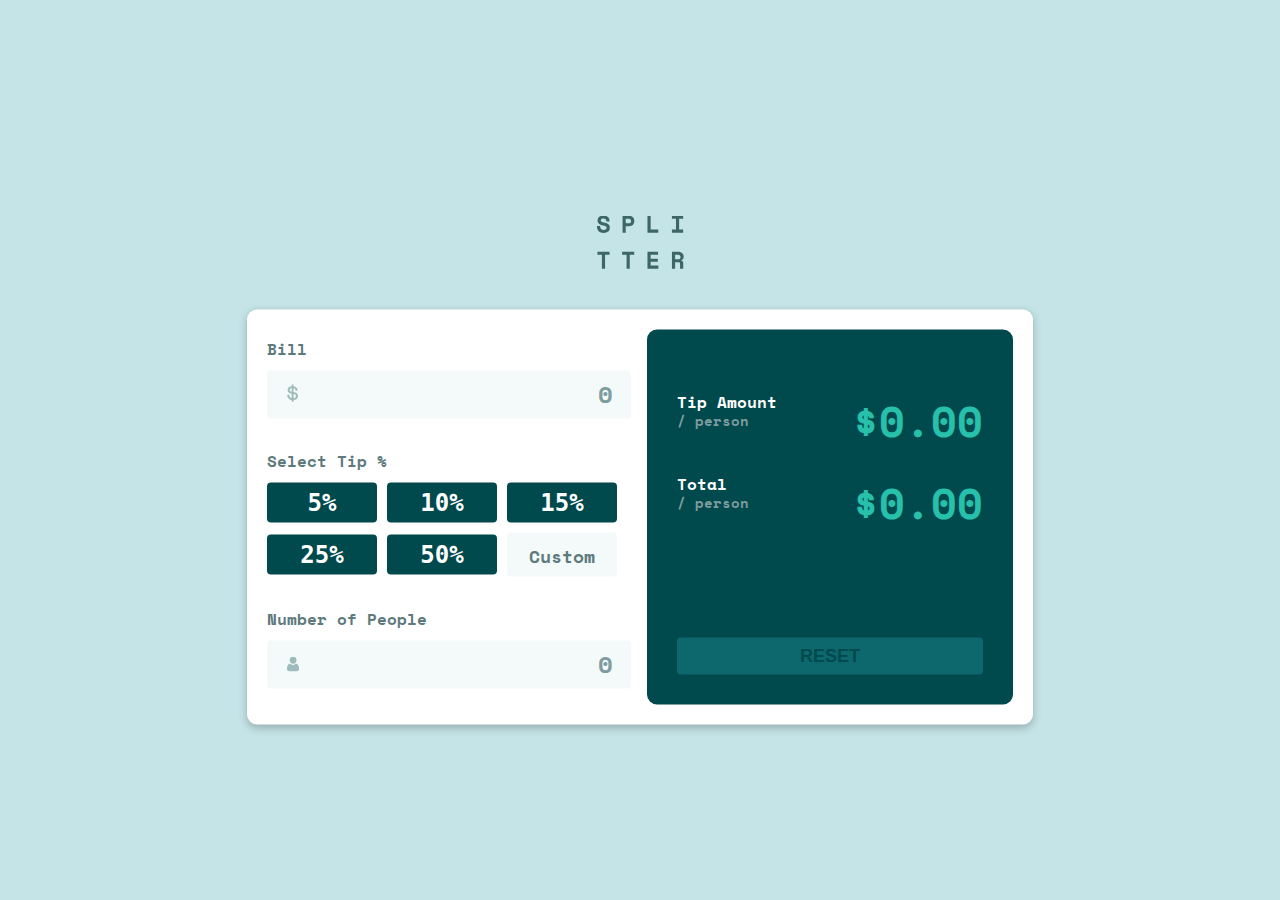
<file: tip-calculator/index.html>
<!DOCTYPE html>
<html lang="en">
  <head>
    <meta charset="UTF-8" />
    <meta name="viewport" content="width=device-width, initial-scale=1.0" />
    <title>Spliter - Tip</title>
    <link rel="stylesheet" href="css/style.css" />
    <link
      rel="shortcut icon"
      href="images/favicon-32x32.png"
      type="image/x-icon"
    />
  </head>
  <body>
    <div class="content">
      <header class="header-bg" aria-label="header and logo">
        <img src="images/logo.svg" alt="logo" />
      </header>
      <main aria-label="main content and tip calculator form">
        <form action="" class="form" aria-label="form content" data-tip="form">
          <div class="calculate-tip">
            <fieldset class="input-text-box">
              <label for="bill">Bill</label>
              <div class="input-container">
                <span class="dollar-icon"></span>
                <input
                  type="number"
                  name="bill"
                  placeholder="0"
                  id="bill"
                  data-tip="bill"
                />
                <span class="error-text">Can't be zero</span>
              </div>
            </fieldset>
            <fieldset>
              <label for="tip">Select Tip %</label>
              <div class="radio-container">
                <input
                  type="radio"
                  name="tipPercentage"
                  class="radio-button"
                  aria-label="option 5% of the total amount"
                  data-tip="percentage"
                  value="5"
                  id="percentage-5"
                />
                <input
                  type="radio"
                  name="tipPercentage"
                  class="radio-button"
                  aria-label="option 10% of the total amount"
                  data-tip="percentage"
                  value="10"
                  id="percentage-10"
                />
                <input
                  type="radio"
                  name="tipPercentage"
                  class="radio-button"
                  aria-label="option 15% of the total amount"
                  data-tip="percentage"
                  value="15"
                  id="percentage-15"
                />
                <input
                  type="radio"
                  name="tipPercentage"
                  class="radio-button"
                  aria-label="option 25% of the total amount"
                  data-tip="percentage"
                  value="25"
                  id="percentage-25"
                />
                <input
                  type="radio"
                  name="tipPercentage"
                  class="radio-button"
                  aria-label="option 50% of the total amount"
                  data-tip="percentage"
                  value="50"
                  id="percentage-50"
                />
                <input
                  type="number"
                  name="custom"
                  placeholder="Custom"
                  class="radio-button-custom"
                  aria-label="custom option of the total amount"
                  data-tip="percentage"
                  value=""
                  id="customPercentage"
                />
              </div>
            </fieldset>
            <fieldset class="input-text-box">
              <label for="peoples">Number of People</label>
              <div class="input-container">
                <span class="people-icon"></span>
                <input
                  type="number"
                  name="peoples"
                  placeholder="0"
                  id="peoples"
                  data-tip="peoples"
                />
                <span class="error-text">Can't be zero</span>
              </div>
            </fieldset>
          </div>
          <div class="result-tip">
            <div>
              <div class="tip-amount">
                <p>Tip Amount</p>
                <span data-tip="tip-amount">$0.00</span>
              </div>
              <div class="tip-total">
                <p>Total</p>
                <span data-tip="tip-total">$0.00</span>
              </div>
            </div>
            <button class="btn-reset" type="reset" aria-label="reset button" data-tip="reset">
              reset
            </button>
          </div>
        </form>
      </main>
    </div>
    <script src="js/app.js"></script>
  </body>
</html>
</file>
<file: advice-generator-api/css/main.css>
@import url("https://fonts.googleapis.com/css2?family=Manrope:wght@800&display=swap");
* {
  margin: 0;
  padding: 0;
  box-sizing: border-box;
  font-family: "Manrope", sans-serif;
}

.main-bg {
  width: 100%;
  height: 100vh;
  background: hsl(218, 23%, 16%);
}

.advice-content {
  max-width: 550px;
  min-width: 320px;
  border-radius: 10px;
  background: hsl(217, 19%, 24%);
  color: hsl(193, 38%, 86%);
  position: absolute;
  top: 50%;
  left: 50%;
  transform: translate(-50%, -50%);
  padding: 40px 40px;
}
@media (max-width: 500px) {
  .advice-content {
    padding: 20px 20px;
  }
}
.advice-content h1 {
  text-align: center;
  font-size: 28px;
  font-weight: 800;
  margin-top: 30px;
}
@media (max-width: 700px) {
  .advice-content h1 {
    font-size: 18px;
  }
}
.advice-content .pattern-image {
  position: relative;
  top: 20px;
  width: 100%;
}
.advice-content span {
  color: hsl(150, 100%, 66%);
  letter-spacing: 4px;
  text-transform: uppercase;
  font-weight: 800;
  display: block;
  text-align: center;
  margin-top: 30px;
}
.advice-content button {
  background: hsl(150, 100%, 66%);
  padding: 14px;
  border-radius: 2rem;
  cursor: pointer;
  outline: none;
  border: none;
  display: flex;
  justify-content: center;
  align-items: center;
  margin: 0 auto;
  position: relative;
  top: 60px;
}
.advice-content button:hover {
  transition: 0.3s;
  box-shadow: 0px 0px 15px 5px hsl(150, 100%, 66%);
}
@media (max-width: 500px) {
  .advice-content button {
    top: 40px;
  }
}
.advice-content button img {
  width: 20px;
}/*# sourceMappingURL=main.css.map */
</file>
<file: age-calculator/css/style.css>
@import url("https://fonts.googleapis.com/css2?family=Poppins:wght@400;700;800&display=swap");

* {
  margin: 0;
  padding: 0;
  box-sizing: border-box;
}

html {
  min-width: 320px;
  max-width: 1500px;
  margin: 0 auto;
  font-family: "Poppins", sans-serif;
}

:root {
  --White: hsl(0, 0%, 100%);
  --Off-white: hsl(0, 0%, 94%);
  --Light-grey: hsl(0, 0%, 86%);
  --Smokey-grey: hsl(0, 1%, 44%);
  --Off-black: hsl(0, 0%, 8%);
  --Purple: hsl(259, 100%, 65%);
  --Light-red: hsl(0, 100%, 67%);
}

body {
  position: relative;
  background: var(--Light-grey);
  height: 100vh;
}

.main-content {
  position: absolute;
  top: 50%;
  left: 50%;
  transform: translate(-50%, -50%);
  background: var(--White);
  padding: 30px 100px 30px 30px;
  border-radius: 20px 20px 150px 20px;
  box-shadow: rgba(0, 0, 0, 0.05) 0px 0px 0px 1px;
}

.input-content-box {
  display: flex;
  gap: 20px;
  padding-bottom: 40px;
  padding-right: 60px;
  border-bottom: 1px solid var(--Light-grey);
}

.input-age-content {
  display: flex;
  flex-direction: column;
}

label {
  color: var(--Smokey-grey);
  font-weight: 600;
  text-transform: uppercase;
  letter-spacing: 3px;
  font-size: 14px;
  margin-bottom: 6px;
}

input {
  outline: none;
  border: 1px solid var(--Light-grey);
  border-radius: 6px;
  padding: 20px 20px;
  width: 160px;
  font-size: 32px;
  font-weight: 800;
  text-transform: uppercase;
}

input:focus {
  outline: 1px solid var(--Purple);
}

input::placeholder {
  font-size: 32px;
  color: var(--Smokey-grey);
  font-weight: 800;
}

.results-content-box {
  display: flex;
  flex-direction: column;
  margin-top: 20px;
}

.results-content-box span {
  color: var(--Purple);
}

.results-content-box h1 {
  color: var(--Off-black);
  font-size: 64px;
  text-transform: lowercase;
  font-style: italic;
  font-weight: 800;
}

.btn {
  outline: none;
  border: none;
  border-radius: 2rem;
  padding: 10px;
  background: var(--Purple);
  cursor: pointer;
  position: absolute;
  top: 140px;
  left: 600px;
}

.btn:hover {
  transition: 0.3s;
  background: var(--Off-black);
}

.label-days.active, .label-months.active, .label-years.active {
  color: var(--Light-red) !important;
}

.input-years.active, .input-days.active, .input-months.active {
  outline: 1px solid var(--Light-red) !important;
}

.sucess-border {
  outline: 1px solid var(--Purple) !important;
}

.sucess-label {
  color: var(--Purple);
}

.error-years, .error-days, .error-months {
  display: none;
}

.error-years.active, .error-days.active, .error-months.active {
  display: block;
  position: absolute;
  color: var(--Light-red);
  font-style: italic;
  font-weight: 500;
  top: 140px;
  font-size: 14px;
}

@media (max-width: 750px) {
  .main-content {
    padding: 30px;
  }
  .input-content-box {
    padding-right: 0px;
    padding-bottom: 60px;
  }
  .btn {
    left: 260px;
    top: 160px;
  }
  .results-content-box {
    margin-top: 40px;
  }
}

@media (max-width: 600px) {
  input {
    width: 110px;
  }
  input::placeholder {
    font-size: 22px;
  }
  .btn {
    left: 185px;
  }
  .results-content-box h1 {
    font-size: 42px;
  }
  .error-years.active, .error-days.active, .error-months.active {
    font-size: 8px;
  }
}

@media (max-width: 455px) {
  label {
    font-size: 10px;
  }
  input {
    width: 72px;
    font-size: 10px;
    padding: 10px 20px;
  }
  input::placeholder {
    font-size: 10px;
  }
  .btn {
    left: 128px;
    top: 110px;
  }
  .results-content-box h1 {
    font-size: 32px;
  }
  .error-years.active, .error-days.active, .error-months.active {
    top: 88px;
    font-size: 5px;
  }
}
</file>
<file: base-apparel-input/css/style.css>
@import url("https://fonts.googleapis.com/css2?family=Josefin+Sans:wght@200;300;400&display=swap");

* {
  margin: 0;
  padding: 0;
  box-sizing: border-box;
}

:root {
  --dark-grayish-red: hsl(0, 6%, 24%);
  --desaturated-red: hsl(0, 36%, 70%);
  --soft-red: hsl(0, 93%, 68%);
}

html {
  max-width: 1500px;
  min-width: 320px;
  margin: 0 auto;
}

body {
  font-family: "Josefin Sans", sans-serif;
  background: linear-gradient(
    0deg,
    hsl(0, 0%, 100%) 0%,
    hsl(0, 100%, 98%) 100%
  );
}

.main-content {
  display: flex;
}

.text-content {
  width: 60%;
  height: auto;
  padding: 60px 160px;
}

.logo {
  margin-bottom: 120px;
}

.text-content h1 {
  text-transform: uppercase;
  letter-spacing: 12px;
  font-size: 56px;
  font-weight: 400;
  color: #413839;
  line-height: 60px;
}

strong {
  color: var(--desaturated-red);
  font-weight: 300;
}

.text-content p {
  color: var(--desaturated-red);
  width: 450px;
  line-height: 24px;
  margin-top: 20px;
  margin-bottom: 30px;
}

.hero-image {
  width: 40%;
  height: 100vh;
  background: url(../img/hero-desktop.jpg);
  background-repeat: no-repeat;
}

.btn-box {
  width: 450px;
  position: relative;
}

.email-input {
  border: 2px solid var(--desaturated-red);
  border-radius: 2rem;
  width: 450px;
  padding: 15px 20px;
}

.email-input::placeholder {
  color: var(--desaturated-red);
}

.email-input:focus {
  outline: none;
}

.btn {
  background: linear-gradient(0deg, hsl(0, 80%, 86%) 0%, hsl(0, 74%, 74%) 100%);
  outline: none;
  border: none;
  cursor: pointer;
  padding: 10px 30px;
  box-shadow: 0 5px 20px 3px hsl(0, 80%, 86%);
  color: #fff;
  border-radius: 2rem;
  position: absolute;
  right: 0px;
}

.btn:hover {
  background: #FACECF;
}

.btn-image {
  width: 15px;
}

#error-email {
  position: absolute;
  padding: 10px 20px;
  color: var(--desaturated-red);
  font-size: 14px;
}

.email-input.error {
  border: 2px solid var(--soft-red);
}

#error-icon {
  display: none;
}

#error-icon.active {
  display: block;
  position: absolute;
  left: 335px;
  top: 12px;
}

#success-email {
  padding: 10px 20px;
  color: #111;
  font-size: 14px;
}

@media (max-width: 1050px) {
  .main-content {
    flex-direction: column-reverse;
  }
  .text-content {
    padding: 60px 0px;
    margin: 0 auto;
  }
  h1 {
    text-align: center;
  }
  .text-content p {
    text-align: center;
    width: 100%;
  }
  .hero-image {
    width: 100%;
    height: 50vh;
    background-size: cover;
    background-position: top;
    margin-top: 117px;
  }
  header {
    position: absolute;
    background: white;
    width: 100%;
    top: 0px;
    left: 0;
  }
  .logo {
    margin: 0;
    padding: 40px 60px;
  }
}

@media (max-width: 750px) {
  .text-content {
    padding: 60px 20px;
    width: 100%;
    display: flex;
    justify-content: center;
    align-items: center;
    flex-direction: column;
  }
}

@media (max-width: 480px) {
  .text-content p {
    width: 100%;
  }
  .btn-box {
    width: 100%;
  }
  .email-input {
    width: 300px;
    display: block;
    margin: 0 auto;
  }
  .btn {
    top: 0px;
  }
  #success-email {
    text-align: center;
  }
  #error-email {
    text-align: center;
    position: relative;
  }
}

@media (max-width: 460px) {
  .text-content h1 {
    font-size: 32px;
  }

}

@media (max-width: 400px) {
  #error-icon.active {
    left: 240px;
  }
}
</file>
<file: card-accordion/css/style.css>
@import url("https://fonts.googleapis.com/css2?family=Kumbh+Sans&display=swap");

* {
  margin: 0;
  padding: 0;
  box-sizing: border-box;
}

:root {
  --very-dark-blue: hsl(238, 29%, 16%);
  --soft-red: hsl(14, 88%, 65%);
  --dark-grayish-blue: hsl(240, 6%, 50%);
  --very-darkgray: hsl(237, 12%, 33%);
  --light-grayish-blue: hsl(240, 5%, 91%);
}

html {
  max-width: 1500px;
  min-width: 320px;
  margin: 0 auto;
  font-family: "Kumbh Sans", sans-serif;
}

body {
  background: linear-gradient(
    0deg,
    hsl(240, 73%, 65%) 0%,
    hsl(273, 75%, 66%) 100%
  );
  height: 100vh;
  position: relative;
}

.main-content {
  position: absolute;
  top: 50%;
  left: 50%;
  transform: translate(-50%, -50%);
  display: flex;
  background: #fff;
  width: 900px;
  height: 557px;
  border-radius: 20px;
  padding: 30px;
}

.illustration-image {
  width: 400px;
  height: auto;
  right: 50px;
  position: relative;
}

.faq-content-box {
  display: flex;
  flex-direction: column;
  padding: 0px 40px;
}

h1 {
  color: var(--very-dark-blue);
  text-transform: uppercase;
  margin: 40px 0px;
  font-weight: 700;
}

.faq-accordion {
  display: flex;
  flex-direction: column;
  gap: 10px;
  margin-bottom: 40px;
}

dt {
  padding: 15px 0px;
  color: var(--very-darkgray);
  border-bottom: 1px solid var(--light-grayish-blue);
  cursor: pointer;
  font-weight: 400;
}

dt::after {
  content: "⌄";
  margin-left: 60px;
  color: var(--soft-red);
  font-weight: 700;
  float: right;
}

.js-accordion dd {
  display: none;
}

.js-accordion dt.active::after {
  content: "⌃";
}

.js-accordion dt.active {
  color: var(--very-dark-blue);
  font-weight: 700;
  padding-bottom: 0px;
  border: none;
}

.js-accordion dd.active {
  display: block;
  color: var(--dark-grayish-blue);
  font-size: 13px;
  font-weight: 400;
  border-bottom: 1px solid var(--light-grayish-blue);
  padding-bottom: 15px;
  animation: slideDown .5s forwards;
}

@keyframes slideDown {
  from {
    opacity: 0;
    max-height: 0;
  }
  to {
    opacity: 1;
    max-height: 300px;
  }
}
</file>
<file: component-article-preview/css/style.css>
@import url("https://fonts.googleapis.com/css2?family=Manrope:wght@400;500;700&display=swap");

* {
  margin: 0;
  padding: 0;
  box-sizing: border-box;
}

:root {
  --Very-Dark-Grayish-Blue: hsl(217, 19%, 35%);
  --Desaturated-Dark-Blue: hsl(214, 17%, 51%);
  --Grayish-Blue: -hsl(212, 23%, 69%);
  --Light-Grayish-Blue: -hsl(210, 46%, 95%);
}

html {
  max-width: 1500px;
  min-width: 320px;
  margin: 0 auto;
}

body {
  font-family: "Manrope", sans-serif;
  background: #edf2f8;
  position: relative;
  height: 100vh;
}

.main-content {
  display: flex;
  position: absolute;
  top: 50%;
  left: 50%;
  transform: translate(-50%, -50%);
  box-shadow: rgba(0, 0, 0, 0.24) 0px 3px 8px;
  border-radius: 10px;
}

.drawers-image {
  width: 300px;
  object-fit: cover;
  border-radius: 10px 0px 0px 10px;
}

.main-content-text {
  background: #fff;
  padding: 30px 75px 30px 30px;
  width: 500px;
  border-radius: 0px 10px 10px 0px;
}

.main-content-text h1 {
  font-size: 22px;
  color: var(--Very-Dark-Grayish-Blue);
  font-weight: 700;
}

.main-content-text p {
  margin-top: 15px;
  margin-bottom: 15px;
  font-size: 15px;
  color: var(--Desaturated-Dark-Blue);
  font-weight: 500;
}

.photo-icon {
  width: 50px;
  object-fit: cover;
  border-radius: 2rem;
}

.social-content {
  display: flex;
}

.social-content h3 {
  font-size: 13px;
  color: var(--Very-Dark-Grayish-Blue);
  font-weight: 700;
  position: relative;
  top: 6px;
  left: 16px;
}

.social-content h3::before {
  content: "28 Jun 2020";
  position: absolute;
  color: var(--Desaturated-Dark-Blue);
  font-weight: 500;
  top: 20px;
}

.share-icon {
  padding: 14px 12px;
  background: #edf2f8;
  border-radius: 2rem;
  object-fit: contain;
  cursor: pointer;
  position: relative;
  top: 5px;
  left: 200px;
}

.share-icon:hover {
  transition: 0.3s;
  background: var(--Very-Dark-Grayish-Blue);
}

.share-icons-box-pop {
  background: var(--Very-Dark-Grayish-Blue);
  padding: 16px 20px;
  width: 250px;
  color: #fff;
  border-radius: 10px;
  display: flex;
  align-items: center;
  justify-content: center;
  gap: 15px;
  position: absolute;
  z-index: 99;
  bottom: 95px;
  left: 580px;
}

.triangle {
  width: 0;
  height: 0;
  border-style: solid;
  border-width: 15px 12.5px 0 12.5px;
  border-color: hsl(217, 19%, 35%) transparent transparent transparent;
  line-height: 0px;
  _border-color: hsl(217, 19%, 35%) #000000 #000000 #000000;
  _filter: progid:DXImageTransform.Microsoft.Chroma(color='#000000');
  position: absolute;
  bottom: -14px;
  left: 120px;
}

.share-icons-box-pop span {
  text-transform: uppercase;
  color: var(--Desaturated-Dark-Blue);
  font-weight: 500;
  letter-spacing: 4px;
}

.share-icons-pop {
  display: flex;
  gap: 10px;
  font-size: 22px;
}

a .bi {
  color: #fff;
  cursor: pointer;
}

.bi:hover {
  transition: 0.3s;
  color: var(--Desaturated-Dark-Blue);
}

.share-icons-box-pop.disabled {
  display: none;
}

.share-icons-box-pop.active {
  display: flex;
}

.share-icon.btn-active {
  background: var(--Very-Dark-Grayish-Blue);
}

@media (max-width: 825px) {
  .main-content {
    flex-direction: column;
  }
  .drawers-image {
    width: 100%;
    height: 300px;
    border-radius: 10px 10px 0px 0px;
  }
  .main-content-text {
    border-radius: 0px 0px 10px 10px;
  }
  .main-content-text h1 {
    margin-top: 10px;
    margin-bottom: 20px;
  }
  .social-content {
    margin-top: 30px;
  }
  .share-icons-box-pop {
    left: 0;
    bottom: 0;
    width: 100%;
    padding: 25px 20px;
    justify-content: start;
    border-radius: 0px 0px 10px 10px;
  }
  .triangle {
    display: none;
  }
  .share-icon.btn-active {
    background: #fff;
    z-index: 100;
    top: 18px;
}
}

@media (max-width: 515px) {
  .main-content, .main-content-text {
    width: 300px;
  }
  .drawers-image {
    height: 200px;
  }
  .main-content-text {
    padding: 20px;
  }
  .main-content-text h1 {
    font-size: 18px;
  }
  .share-icon {
    left: 40px;
    top: 8px;
  }
  .share-icon.btn-active {
    left: 40px;
    top: 8px;
  }
}
</file>
<file: component-interactive/css/style.css>
@import url("https://fonts.googleapis.com/css2?family=Overpass&display=swap");

:root {
  --white: hsl(0, 0%, 100%);
  --light-grey: hsl(217, 12%, 63%);
  --medium-grey: hsl(216, 12%, 54%);
  --darkblue: hsl(213, 19%, 18%);
  --verydarkblue: hsl(216, 12%, 8%);
  --orange: hsl(25, 97%, 53%);
}

* {
  margin: 0px;
  padding: 0px;
  box-sizing: border-box;
}

html {
  max-width: 1500px;
  min-width: 320px;
  margin: 0 auto;
  font-family: "Overpass", sans-serif;
}

body {
  background: var(--verydarkblue);
}

.image-bg {
  padding: 25px;
  background: #272e38;
  max-width: 38px;
  border-radius: 50%;
  margin-bottom: 30px;
  position: relative;
}

.image-star {
  position: absolute;
  position: absolute;
  top: 50%;
  left: 50%;
  transform: translate(-50%, -50%);
}

.main-content {
  position: absolute;
  top: 50%;
  left: 50%;
  transform: translate(-50%, -50%);
  background: #1e252f;
  padding: 30px;
  border-radius: 20px;
}

.main-text-content {
  width: 350px;
}

h1 {
  color: var(--white);
  margin-bottom: 20px;
  font-weight: 700;
}

p {
  font-size: 15px;
  font-weight: 400;
  color: var(--medium-grey);
  margin-bottom: 20px;
}

.circles-content-box {
  display: flex;
  flex-direction: row;
  justify-content: space-between;
}

.circles {
  padding: 25px;
  background: #272e38;
  max-width: 38px;
  border-radius: 50%;
  margin-bottom: 30px;
  position: relative;
  cursor: pointer;
  color: var(--medium-grey);
  font-weight: 700;
}

.selected {
  color: var(--white);
  background: var(--orange);
}

.circles:hover {
  transition: 0.3s;
  background: var(--medium-grey);
  color: var(--white);
}

.circles span {
  position: absolute;
  position: absolute;
  top: 50%;
  left: 50%;
  transform: translate(-50%, -50%);
}

.btn {
  color: var(--white);
  background: var(--orange);
  width: 100%;
  font-size: 16px;
  text-transform: uppercase;
  font-weight: 700;
  outline: none;
  border: none;
  padding: 15px 15px;
  border-radius: 20px;
  cursor: pointer;
}

.btn:hover {
  transition: 0.3s;
  background: var(--white);
  color: var(--orange);
}

/* feedback */

.main-content.none {
  display: none;
}

.main-content.active {
  display: block;
}

.image-ty {
  width: 150px;
  display: block;
  margin: 0 auto;
}

.feedback-selected {
  color: var(--orange);
  font-weight: 300;
  font-size: 14px;
  padding: 10px 5px;
  border-radius: 40px;
  display: block;
  margin: 0 auto;
  text-align: center;
  background: #272e38;
  width: 20ch;
  margin-top: 30px;
  margin-bottom: 30px;
}

.title-ty {
  text-align: center;
}

.feedback-paragraph {
  text-align: center;
}
</file>
<file: countdown-timer/css/main.css>
@import url("https://fonts.googleapis.com/css2?family=Red+Hat+Text:wght@700&display=swap");
* {
  padding: 0;
  margin: 0;
  box-sizing: border-box;
}

html {
  font-family: "Red Hat Text", sans-serif;
  min-width: 320px;
  max-width: 1500px;
  margin: 0 auto;
}

body {
  height: 100vh;
  width: 100%;
  display: flex;
  flex-direction: column;
  align-items: center;
  justify-content: center;
  overflow: hidden;
  margin: 0;
  background-image: url(../images/bg-stars.svg);
  background-position: center;
  background-size: cover;
  background-repeat: no-repeat;
  background-color: hsl(235, 16%, 14%);
  position: relative;
}

.main-bg {
  margin-top: 100px;
  width: 100%;
  height: 550px;
}
.main-bg h1 {
  color: hsl(0, 0%, 100%);
  font-size: 38px;
  letter-spacing: 5px;
  text-align: center;
  text-transform: uppercase;
  font-weight: 700;
  margin-bottom: 60px;
}
.main-bg .coutdown-content {
  display: flex;
  justify-content: center;
  gap: 20px;
  position: relative;
}
.main-bg .coutdown-content div {
  position: relative;
  border-radius: 10px;
  background: linear-gradient(0deg, rgb(52, 54, 79) 50%, rgb(44, 44, 68) 50%);
  padding: 40px 40px;
  width: 186px;
  height: 185px;
  box-shadow: inset 0 -10px 0 rgba(0, 0, 0, 0.5);
}
.main-bg .coutdown-content div:before {
  content: "";
  position: absolute;
  border-radius: 0px 20px 20px 0px;
  width: 10px;
  height: 20px;
  top: 45%;
  left: 0;
  background: hsl(234, 17%, 12%);
}
.main-bg .coutdown-content div:after {
  content: "";
  position: absolute;
  border-radius: 20px 0px 0px 20px;
  width: 10px;
  height: 20px;
  top: 45%;
  right: 0;
  background: hsl(234, 17%, 12%);
}
.main-bg .coutdown-content div p {
  font-size: 80px;
  font-weight: 700;
  color: hsl(345, 95%, 68%);
  text-align: center;
}
.main-bg .coutdown-content div p:before {
  content: "";
  position: absolute;
  width: 100%;
  height: 1px;
  left: 0;
  top: 50%;
  z-index: 999;
  background: hsl(234, 17%, 12%);
}
.main-bg .coutdown-content div span {
  position: absolute;
  bottom: -40px;
  color: hsl(237, 18%, 59%);
  font-size: 14px;
  letter-spacing: 5px;
  text-transform: uppercase;
}

.footer-bg {
  width: 100%;
  margin-top: 250px;
  height: auto;
  position: relative;
}
.footer-bg img {
  position: absolute;
  bottom: 0;
  left: 0;
  max-width: 100%;
}
.footer-bg ul {
  display: flex;
  justify-content: center;
  margin-bottom: 80px;
}
.footer-bg ul li {
  list-style: none;
  display: inline-block;
  position: relative;
  z-index: 999;
}
.footer-bg ul li a {
  margin-right: 40px;
}
.footer-bg ul li img {
  max-width: 24px;
  max-height: 24px;
}

@media (max-width: 850px) {
  .main-bg {
    margin-top: 250px;
  }
  .main-bg .coutdown-content div {
    width: 140px;
    height: 140px;
  }
  .main-bg .coutdown-content div p {
    font-size: 46px;
  }
  .footer-bg ul {
    margin-bottom: 40px;
  }
}
@media (max-width: 650px) {
  .main-bg .coutdown-content div {
    width: 80px;
    height: 80px;
    padding: 20px 20px;
  }
  .main-bg .coutdown-content div p {
    font-size: 30px;
    text-align: center;
  }
  .main-bg h1 {
    font-size: 28px;
  }
  .main-bg .coutdown-content div {
    box-shadow: inset 0 -4px 0 rgba(0, 0, 0, 0.5);
  }
  .main-bg .coutdown-content div span {
    bottom: -15px;
    font-size: 8px;
    letter-spacing: 1px;
  }
  .main-bg .coutdown-content div:before {
    width: 8px;
    height: 16px;
    top: 41%;
  }
  .main-bg .coutdown-content div:after {
    width: 8px;
    height: 16px;
    top: 41%;
  }
  .footer-bg img {
    height: 150px;
  }
  .footer-bg ul {
    margin-bottom: 50px;
  }
}
@media (max-width: 400px) {
  .main-bg {
    margin-top: 200px;
  }
  .main-bg .coutdown-content div {
    width: 60px;
    height: 60px;
    padding: 15px 15px;
  }
  .main-bg .coutdown-content div:after {
    width: 5px;
    height: 10px;
    top: 42%;
  }
  .main-bg .coutdown-content div:before {
    width: 5px;
    height: 10px;
    top: 42%;
  }
  .main-bg .coutdown-content div p {
    font-size: 22px;
    text-align: center;
  }
  .main-bg .coutdown-content div span {
    bottom: -12px;
    font-size: 6px;
    letter-spacing: 1px;
  }
}/*# sourceMappingURL=main.css.map */
</file>
<file: crowfunding-product-page/css/style.css>
@import url('https://fonts.googleapis.com/css2?family=Commissioner:wght@400;500;700&display=swap');
@import url(header.css);
@import url(hero.css);
@import url(modal.css);

* {
  margin: 0;
  padding: 0;
  box-sizing: border-box;
}

html {
  min-width: 320px;
  max-width: 1500px;
  margin: 0 auto;
  font-family: 'Commissioner', sans-serif;
}

:root {
  --moderate-cyan: #3cb4ac;
  --dark-cyan: #147b74;
  --black: hsl(0, 0%, 0%);
  --dark-gray: hsl(0, 0%, 48%);
  --light-gray: #F4F8F9;
  --white: #ffffff;
  --main-background: #FAFAFA;

  --normal-fsize: 1rem;
}

.container {
  padding: 20px 40px;
  max-width: 1125px;
  margin: 0 auto;
}

@media (max-width: 550px) {
  .container {
    padding: 20px 20px;
  }
}
</file>
<file: fylo-landing-page/css/style.css>
@import url("https://fonts.googleapis.com/css2?family=Open+Sans:wght@400;700&family=Raleway:wght@400;700&display=swap");
@import url(header.css);
@import url(hero.css);
@import url(benefits.css);
@import url(productive.css);
@import url(testimonials.css);
@import url(acess.css);
@import url(footer.css);
@import url(modal.css);
@import url(animations.css);

* {
  padding: 0;
  margin: 0;
  box-sizing: border-box;
  scroll-behavior: smooth;
}

html {
  max-width: 1500px;
  min-width: 320px;
  margin: 0 auto;
}

body {
  background: var(--dark-blue-main-background);
  position: relative;
}

:root {
  --dark-blue-intro-email-sign-up-background: hsl(217, 28%, 15%);
  --dark-blue-main-background: hsl(218, 28%, 13%);
  --dark-blue-footer-background: #0B1523;
  --dark-blue-testimonials-background: #21293c;

  --cyan-inside-call-to-action-gradient: #65e2d9;
  --blue-inside-call-to-action-gradient: hsl(198, 60%, 50%);
  --light-red-error: hsl(0, 100%, 63%);

  --white: hsl(0, 0%, 100%);

  --input: hsl(0, 0%, 100%);
  --heading-font: "Raleway", sans-serif;
  --body-font: "Open Sans", sans-serif;
}

.light-mode:root {
  --dark-blue-intro-email-sign-up-background: hsl(210, 5%, 92%);
  --dark-blue-main-background: #e3e3e3;
  --dark-blue-footer-background: hsl(240, 8%, 79%);
  --dark-blue-testimonials-background: #f7f7f7;

  --cyan-inside-call-to-action-gradient: #65e2d9;
  --blue-inside-call-to-action-gradient: hsl(198, 60%, 50%);
  --light-red-error: hsl(0, 100%, 63%);

  --input: hsl(240, 8%, 79%);
  --white: #1c1c1c;
}

.container {
  max-width: 1300px;
  padding: 60px;
  margin: 0 auto;
}

@media (max-width: 600px) {
  .container {
    padding: 40px 30px;
  }
}
</file>
<file: newsletter-signup/css/main.css>
@import url("https://fonts.googleapis.com/css2?family=Roboto:wght@400;700&display=swap");
* {
  margin: 0;
  padding: 0;
  box-sizing: border-box;
}

html {
  font-family: "Roboto", sans-serif;
  max-width: 1500px;
  min-width: 320px;
  margin: 0 auto;
}

body {
  background: hsl(235, 18%, 26%);
  height: 100vh;
  width: 100%;
}

.form-content {
  display: flex;
  gap: 60px;
  border-radius: 25px;
  width: 850px;
  height: auto;
  align-items: center;
  position: absolute;
  top: 50%;
  left: 50%;
  transform: translate(-50%, -50%);
  background: hsl(0, 0%, 100%);
  padding: 20px 20px;
}

.form-content.disabled {
  display: none;
}

.content {
  margin-left: 40px;
}
.content h1 {
  font-size: 48px;
  color: hsl(234, 29%, 20%);
  margin-bottom: 20px;
}
.content p {
  margin-bottom: 20px;
}
.content ul {
  list-style: none;
}
.content li {
  display: flex;
  align-items: center;
  gap: 15px;
  margin-bottom: 10px;
}
.content label {
  color: hsl(234, 29%, 20%);
  font-weight: 700;
  display: block;
  margin-top: 40px;
  margin-bottom: 10px;
}
.content .email-required {
  position: relative;
}
.content .email-required .error-span {
  display: none;
}
.content .email-required .error-span.active {
  display: block;
  position: absolute;
  right: 0;
  top: -29px;
  color: hsl(4, 100%, 67%);
  font-size: 16px;
  font-weight: 700;
}
.content #input-email {
  border: 1px solid hsl(231, 7%, 60%);
  outline: none;
  width: 100%;
  border-radius: 8px;
  padding: 16px 24px;
  margin-bottom: 20px;
}
.content #input-email:placeholder {
  color: hsl(231, 7%, 60%);
}
.content #input-email:focus {
  transition: 0.3s;
  border: 1px solid hsl(4, 100%, 67%);
}
.content #input-email.error {
  color: hsl(4, 100%, 67%);
  border: 1px solid hsl(4, 100%, 67%);
  background: #FFE8E6;
}
.content button {
  outline: none;
  border: none;
  border-radius: 8px;
  color: hsl(0, 0%, 100%);
  padding: 16px 24px;
  width: 100%;
  background: hsl(234, 29%, 20%);
  font-weight: 700;
  text-align: center;
  cursor: pointer;
}
.content button:hover {
  transition: 0.3s;
  background: linear-gradient(to right, #ff6257, #ff6257 60%, #ff8f47);
  box-shadow: 0px 25px 20px -20px hsl(4, 100%, 67%);
}

.image img {
  width: 325px;
}

.modal {
  display: none;
}

.modal.active {
  display: block;
  position: absolute;
  background: hsl(0, 0%, 100%);
  width: 470px;
  border-radius: 25px;
  padding: 60px 40px;
  top: 50%;
  left: 50%;
  transform: translate(-50%, -50%);
  z-index: 999;
}
.modal.active img {
  margin-bottom: 20px;
  width: 60px;
}
.modal.active h1 {
  color: hsl(234, 29%, 20%);
  font-size: 48px;
  margin-bottom: 20px;
}
.modal.active p {
  color: hsl(234, 29%, 20%);
  margin-bottom: 20px;
}
.modal.active p .email-send {
  color: hsl(234, 29%, 20%);
  font-weight: 700;
}
.modal.active button {
  width: 100%;
  padding: 16px 24px;
  outline: none;
  border: none;
  border-radius: 8px;
  background: hsl(234, 29%, 20%);
  font-weight: 700;
  color: hsl(0, 0%, 100%);
  cursor: pointer;
  text-align: center;
}
.modal.active button:hover {
  transition: 0.3s;
  background: linear-gradient(to right, #ff6257, #ff6257 60%, #ff8f47);
  box-shadow: 0px 25px 20px -20px hsl(4, 100%, 67%);
}

@media (max-width: 870px) {
  body {
    margin-bottom: 200px;
  }
  .form-content {
    flex-direction: column-reverse;
    width: auto;
    gap: 20px;
    padding: 0;
    margin-top: 130px;
  }
  .content {
    margin-left: 0px;
    padding: 30px 20px;
    width: 350px;
  }
  .image img {
    display: none;
  }
  .image {
    height: 250px;
    width: 100%;
    border-radius: 15px;
    background-image: url(../images/illustration-sign-up-mobile.svg);
    background-position: center;
    background-size: cover;
  }
}
@media (max-width: 500px) {
  .modal.active {
    width: 300px;
  }
  .modal.active h1 {
    font-size: 38px;
  }
}
@media (max-width: 365px) {
  .form-content, .content {
    width: 300px;
  }
  .form-content h1, .content h1 {
    font-size: 40px;
  }
}/*# sourceMappingURL=main.css.map */
</file>
<file: signup-form/css/style.css>
@import url("https://fonts.googleapis.com/css2?family=Poppins:wght@400;500;600;700&display=swap");

* {
  margin: 0;
  padding: 0;
  box-sizing: border-box;
}

:root {
  --Dark-Blue: hsl(249, 10%, 26%);
  --Grayish-Blue: hsl(246, 25%, 77%);
  --Blue: hsl(248, 32%, 49%);
  --Red: hsl(0, 100%, 74%);
  --Green: hsl(154, 59%, 51%);
}

html {
  max-width: 1500px;
  min-width: 320px;
  margin: 0 auto;
  background: var(--Red);
  height: 100vh;
  position: relative;
  z-index: 10;
}

body {
  font-family: "Poppins", sans-serif;
  position: relative;
  height: 100vh;
  z-index: -1;
  background: url(../img/bg-intro-desktop.png);
  background-position: center center;
  background-size: cover;
  background-repeat: no-repeat;
}

body.modal-open {
  position: relative;
}

body.modal-open::before {
  content: "";
  position: fixed;
  top: 0;
  left: 0;
  width: 100%;
  height: 100%;
  background-color: rgba(0, 0, 0, 0.6);
  z-index: 98;
}

.main-content {
  position: absolute;
  top: 50%;
  left: 50%;
  transform: translate(-50%, -50%);
  display: flex;
  align-items: center;
  gap: 60px;
}

.text-content {
  width: 500px;
}

.text-content h1 {
  color: #fff;
  font-weight: 700;
  font-size: 46px;
  margin-bottom: 20px;
}

.text-content p {
  color: #fff6ee;
  font-weight: 500;
}

strong {
  font-weight: 700;
}

.offer-bg {
  background: var(--Blue);
  border-radius: 8px;
  padding: 20px 0px;
  text-align: center;
  color: #fff;
  margin-bottom: 25px;
  box-shadow: 0px 6px 0px rgb(0 0 0 / 0.2);
}

.form-content {
  background: #fff;
  padding: 40px;
  display: flex;
  flex-direction: column;
  justify-content: space-between;
  gap: 25px;
  border-radius: 8px;
  box-shadow: 0px 6px 0px rgb(0 0 0 / 0.2);
}

.input-content-box input {
  padding: 20px 20px;
  width: 450px;
  border: 1px solid var(--Grayish-Blue);
  border-radius: 4px;
  color: var(--Dark-Blue);
  font-weight: 700;
}

.input-content-box input[type="text"] {
  text-transform: capitalize;
}

.input-content-box input::placeholder {
  color: var(--Grayish-Blue);
  font-weight: 700;
  font-size: 14px;
}

.input-content-box input:focus {
  outline: 1px solid var(--Blue);
}

.btn {
  width: 450px;
  outline: none;
  border: none;
  background-color: var(--Green);
  padding: 20px;
  border-radius: 4px;
  color: #fff;
  text-transform: uppercase;
  font-weight: 700;
  cursor: pointer;
  box-shadow: inset 0 -4px 0 rgba(0, 0, 0, 0.15);
}

.btn:hover {
  transition: 0.3s;
  background-color: #77e2b4;
}

.terms {
  font-size: 12px;
  text-align: center;
  color: var(--Grayish-Blue);
  font-weight: 500;
}

.link-terms {
  text-decoration: none;
  color: var(--Red);
  font-weight: 700;
}

.errors-box {
  position: relative;
}

.error-name,
.error-lastName,
.error-email,
.error-password {
  position: absolute;
  right: 0px;
  top: 5px;
  color: var(--Red);
  font-size: 12px;
  font-weight: 400;
}

.error-border {
  outline: 1px solid var(--Red) !important;
}

.sucess-border {
  outline: 1px solid var(--Green) !important;
}

.error-icon-name,
.error-icon-lastName,
.error-icon-email,
.error-icon-password {
  display: none;
}

.error-icon-name.active,
.error-icon-lastName.active,
.error-icon-email.active,
.error-icon-password.active {
  display: block;
  position: absolute;
  right: 20px;
  bottom: 15px;
}

.modal-bg {
  background: #fff;
  color: var(--Dark-Blue);
  text-align: center;
  width: 530px;
  height: 400px;
  padding: 40px;
  border-radius: 8px;
  box-shadow: rgba(0, 0, 0, 0.07) 0px 1px 2px, rgba(0, 0, 0, 0.07) 0px 2px 4px,
    rgba(0, 0, 0, 0.07) 0px 4px 8px, rgba(0, 0, 0, 0.07) 0px 8px 16px,
    rgba(0, 0, 0, 0.07) 0px 16px 32px, rgba(0, 0, 0, 0.07) 0px 32px 64px;
  position: relative;
  display: none;
  z-index: 999;
}

.modal-bg.active-modal {
  display: block;
}

.modal-content {
  display: flex;
  flex-direction: column;
  align-items: center;
  justify-content: center;
}

.sucess-image-modal {
  width: 250px;
  margin: 0 auto;
  margin-top: 30px;
}

.modal-bg.active-modal {
  position: absolute;
  top: 50%;
  left: 50%;
  transform: translate(-50%, -50%);
}

.btn-modal {
  text-decoration: none;
  width: 250px;
  margin-top: 30px;
  outline: none;
  border: none;
  background-color: var(--Blue);
  padding: 10px;
  border-radius: 4px;
  color: #fff;
  text-transform: uppercase;
  font-weight: 700;
  cursor: pointer;
  box-shadow: inset 0 -4px 0 rgba(0, 0, 0, 0.15);
}

@media (max-width: 1100px) {
  .main-content {
    flex-direction: column;
  }
  .text-content {
    width: 100%;
    text-align: center;
  }
}

@media (max-width: 630px) {
  .modal-bg {
    width: 400px;
  }
  .sucess-image-modal {
    width: 200px;
  }
}

@media (max-width: 480px) {
  .modal-bg {
    width: 300px;
    height: auto;
  }
  .sucess-image-modal {
    width: 100px;
  }
}

@media (max-width: 555px) {
  .main-content {
    margin-top: 200px;
  }
  .modal-bg {
    margin-top: 200px;
  }
  .text-content h1 {
    font-size: 30px;
  }
  .offer-bg {
    width: 350px;
    padding: 25px 55px;
  }
  .form-content {
    padding: 20px;
    align-items: center;
    margin-bottom: 100px;
  }
  .input-content-box input {
    width: 300px;
  }
  .btn {
    width: 300px;
  }
  .terms {
    width: 280px;
  }
}
</file>
<file: tip-calculator/css/style.css>
@import url("https://fonts.googleapis.com/css2?family=Space+Mono:wght@400;700&display=swap");

* {
  margin: 0;
  padding: 0;
  box-sizing: border-box;
}

html {
  min-width: 320px;
  max-width: 1500px;
  margin: 0 auto;
  font-family: "Space Mono", monospace;
}

body {
  background: var(--light-grayish-cyan);
  height: 100vh;
  width: 100%;
  position: relative;
}

:root {
  --strong-cyan: hsl(172, 67%, 45%);
  --very-dark-cyan: hsl(183, 100%, 15%);
  --dark-grayish-cyan: hsl(186, 14%, 43%);
  --grayish-cyan: hsl(184, 14%, 56%);
  --light-grayish-cyan: hsl(185, 41%, 84%);
  --very-light-grayish-cyan: hsl(189, 41%, 97%);
  --white: hsl(0, 0%, 100%);
  --hover: #9fe8df;

  --input-fsize: 24px;
}

.content {
  position: absolute;
  top: 50%;
  left: 50%;
  transform: translate(-50%, -50%);
}

.header-bg {
  display: flex;
  justify-content: center;
  padding: 40px 0px;
}

form {
  padding: 20px 20px;
  background: var(--white);
  border-radius: 10px;
  display: flex;
  align-items: center;
  gap: 30px;
  box-shadow: rgba(0, 0, 0, 0.24) 0px 3px 8px;
}

/* calculate inputs */

.calculate-tip {
  width: 350px;
  display: flex;
  flex-direction: column;
  gap: 20px;
}

fieldset {
  border: none;
}

label {
  display: block;
  color: var(--dark-grayish-cyan);
  font-weight: 700;
  margin-bottom: 10px;
}

input {
  font-size: var(--input-fsize);
  padding: 8px 16px;
  border-radius: 4px;
  border: 2px solid var(--very-light-grayish-cyan);
  outline: none;
  background: var(--very-light-grayish-cyan);
  text-align: end;
  margin-bottom: 10px;
  color: var(--very-dark-cyan);
  font-weight: 700;
}

input::placeholder {
  text-align: end;
  font-family: "Space Mono", monospace;
  color: var(--grayish-cyan);
}

input:focus {
  border: 2px solid var(--strong-cyan);
}

input[type="number"]::-webkit-inner-spin-button,
input[type="number"]::-webkit-outer-spin-button {
  -webkit-appearance: none;
  appearance: none;
  margin: 0; /* Remove o espaço que a seta ocupava */
}

.input-container {
  position: relative;
  display: flex;
  align-items: center;
}

.dollar-icon {
  position: absolute;
  left: 20px;
  width: 12px;
  top: 13px;
  height: 20px;
  background: url(../images/icon-dollar.svg);
  background-size: contain;
  background-repeat: no-repeat;
  pointer-events: none;
}

.people-icon {
  position: absolute;
  left: 20px;
  width: 12px;
  top: 16px;
  height: 20px;
  background: url(../images/icon-person.svg);
  background-size: contain;
  background-repeat: no-repeat;
  pointer-events: none;
}

input[type="radio"] {
  appearance: none;
  background: var(--very-dark-cyan);
  text-align: center;
  padding: 20px 40px;
}

.radio-container {
  display: flex;
  flex-wrap: wrap;
  justify-content: center;
  align-items: center;
  justify-content: space-between;
}

.radio-button {
  display: inline-block;
  border-radius: 4px;
  background-color: var(--very-dark-cyan);
  padding: 6px;
  border: none;
  width: 110px;
  font-size: var(--input-fsize);
  text-align: center;
  color: var(--white);
  font-weight: bold;
  cursor: pointer;
  margin-bottom: 10px;
  position: relative;
}

/* radio buttons styles */
#percentage-5,
#percentage-10,
#percentage-15,
#percentage-25,
#percentage-50 {
  position: relative;
}

#percentage-5::before {
  position: absolute;
  content: "5%";
  top: 50%;
  left: 50%;
  transform: translate(-50%, -50%);
  font-family: "Mono Space", monospace;
}

#percentage-10::before {
  position: absolute;
  content: "10%";
  top: 50%;
  left: 50%;
  transform: translate(-50%, -50%);
  font-family: "Mono Space", monospace;
}

#percentage-15::before {
  position: absolute;
  content: "15%";
  top: 50%;
  left: 50%;
  transform: translate(-50%, -50%);
  font-family: "Mono Space", monospace;
}

#percentage-25::before {
  position: absolute;
  content: "25%";
  top: 50%;
  left: 50%;
  transform: translate(-50%, -50%);
  font-family: "Mono Space", monospace;
}

#percentage-50::before {
  position: absolute;
  content: "50%";
  top: 50%;
  left: 50%;
  transform: translate(-50%, -50%);
  font-family: "Mono Space", monospace;
}

.radio-button:hover {
  transition: 0.3s;
  color: var(--very-dark-cyan);
  background: var(--hover);
  transform: scale(0.95);
}

.radio-button:checked {
  transition: 0.3s;
  color: var(--white);
  background: var(--strong-cyan);
  transform: scale(0.9);
}

.radio-button-custom:hover {
  transition: 0.3s;
  color: var(--very-dark-cyan);
  background: var(--hover);
  transform: scale(0.95);
}

.radio-button-custom:focus {
  transition: 0.3s;
  transform: scale(0.9);
  color: var(--white);
  background: var(--strong-cyan);
}

.radio-button-custom.checked-effect {
  transition: 0.3s;
  transform: scale(0.9);
  color: var(--white);
  background: var(--strong-cyan);
  border: 2px solid var(--strong-cyan);
}

.radio-button:focus {
  border: none;
}

.radio-button-custom {
  display: inline-block;
  border-radius: 4px;
  padding: 6px;
  width: 110px;
  font-size: var(--input-fsize);
  text-align: end;
  font-weight: bold;
  cursor: pointer;
  margin-bottom: 10px;
  background: var(--very-light-grayish-cyan);
  color: var(--very-dark-cyan);
  font-weight: 700;
  cursor: text;
}

.radio-button-custom::placeholder {
  color: var(--dark-grayish-cyan);
  font-size: 18px;
  text-align: center;
  font-weight: 700;
}

/* results */
.result-tip {
  display: flex;
  flex-direction: column;
  justify-content: space-between;
  border-radius: 10px;
  background: var(--very-dark-cyan);
  color: var(--white);
  height: 375px;
  width: 366px;
  padding: 60px 30px 30px 30px;
}

.tip-amount {
  display: flex;
  justify-content: space-between;
}

.tip-total {
  margin-top: 20px;
  display: flex;
  justify-content: space-between;
}

.tip-amount p,
.tip-total p {
  font-weight: 700;
  position: relative;
}

.tip-amount p::before,
.tip-total p::before {
  position: absolute;
  left: 0;
  font-size: 14px;
  color: var(--grayish-cyan);
  top: 20px;
  content: "/ person";
  white-space: nowrap;
}

.tip-amount span,
.tip-total span {
  color: var(--strong-cyan);
  font-weight: 700;
  font-size: 42px;
}

.btn-reset {
  background: #0d686d;
  outline: none;
  border: 2px solid #0d686d;
  color: var(--very-dark-cyan);
  text-transform: uppercase;
  font-size: 18px;
  font-weight: 700;
  text-align: center;
  width: 100%;
  padding: 6px 12px;
  border-radius: 4px;
  cursor: pointer;
}

.btn-reset:hover {
  transform: 0.3s;
  border: 2px solid var(--hover);
  background: var(--hover);
}

/* errors */
#bill.active,
#peoples.active,
#customPercentage.active {
  border: 2px solid #d7765e;
}

.error-text {
  display: none;
}

.error-text.active {
  display: block !important;
  color: #d7765e;
  font-weight: 700;
  top: -34px;
  right: 0;
  position: absolute;
}

@media (max-width: 825px) {
  .form {
    flex-direction: column;
  }
  .result-tip {
    height: 300px;
  }
}

@media (max-width: 430px) {
  .form {
    width: 350px;
  }
  .calculate-tip {
    width: 300px;
  }
  .result-tip {
    width: 315px;
  }
  input {
    width: 100%;
  }
  input[type="radio"],
  .radio-button-custom {
    width: 145px;
    height: 40px;
  }
  .radio-button-custom::placeholder {
    text-align: center !important;
  }
  .btn-reset {
    padding: 10px 12px;
  }
}
</file>
